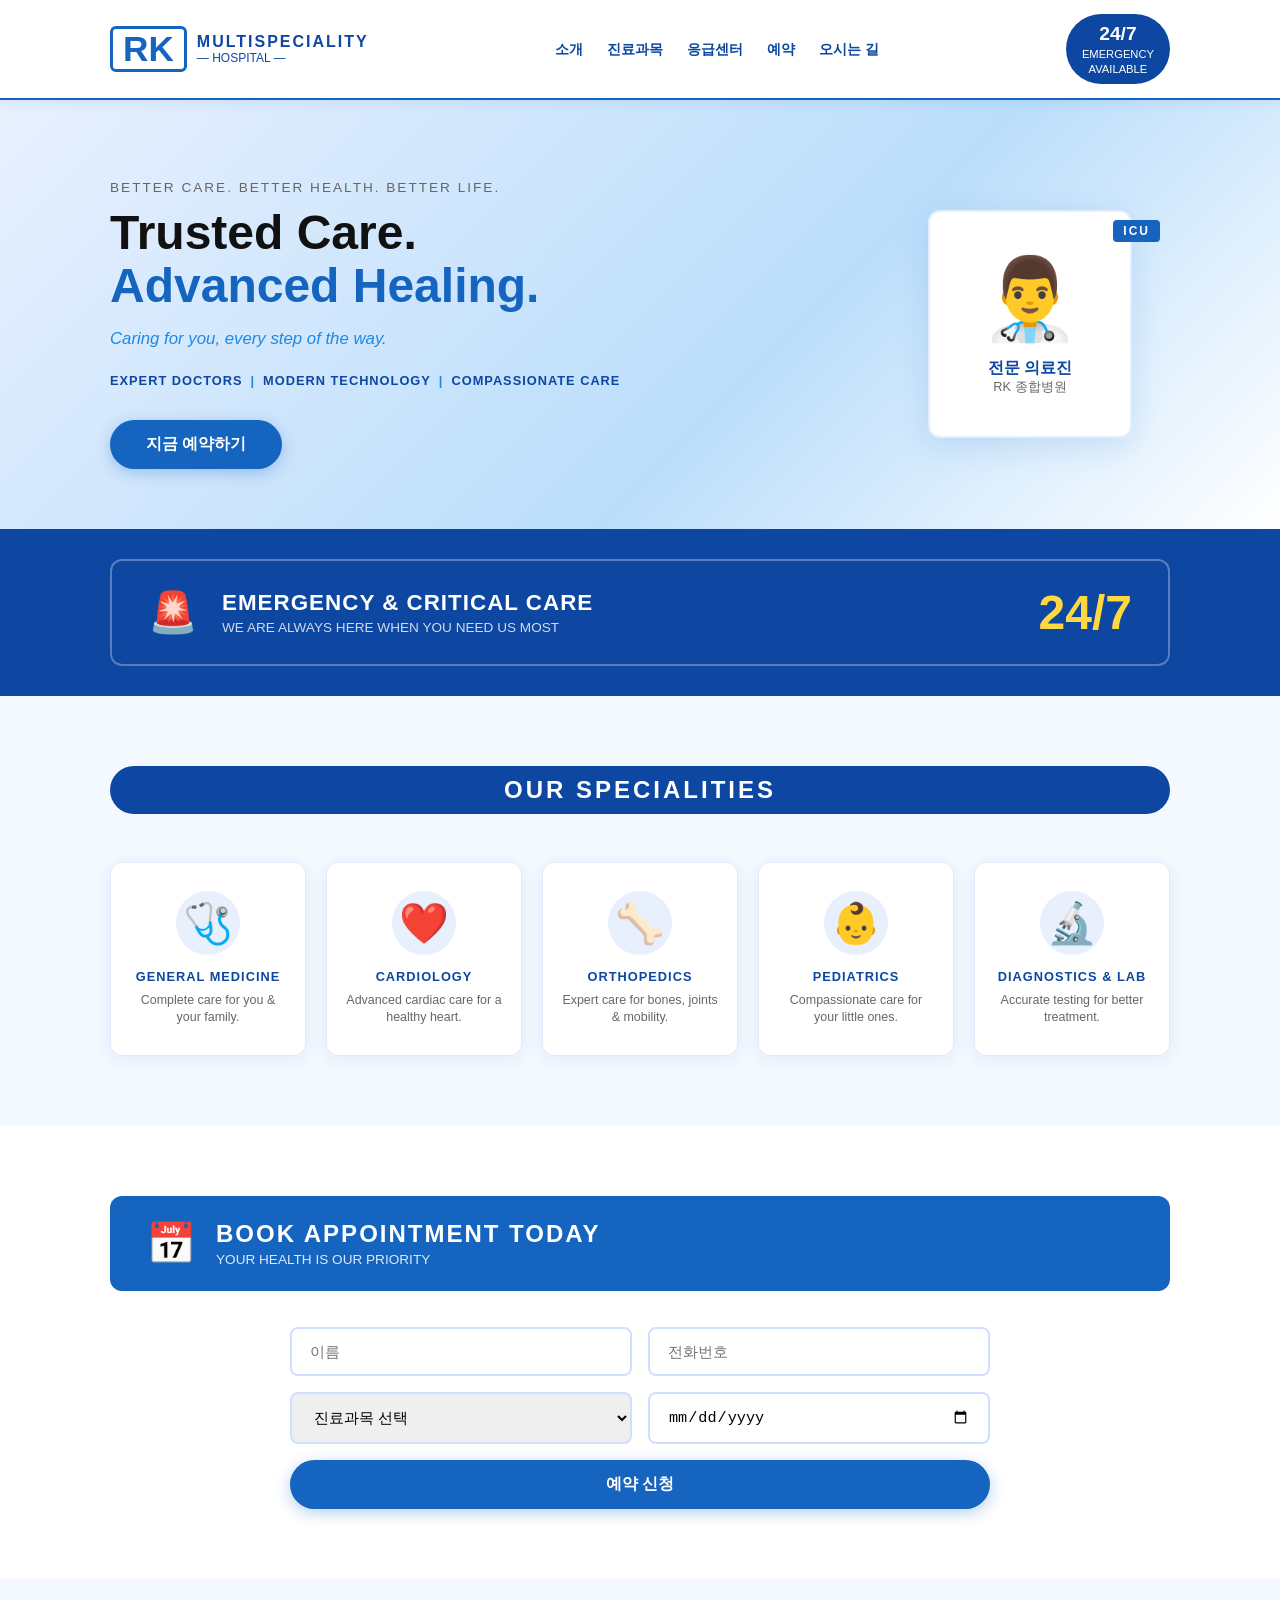
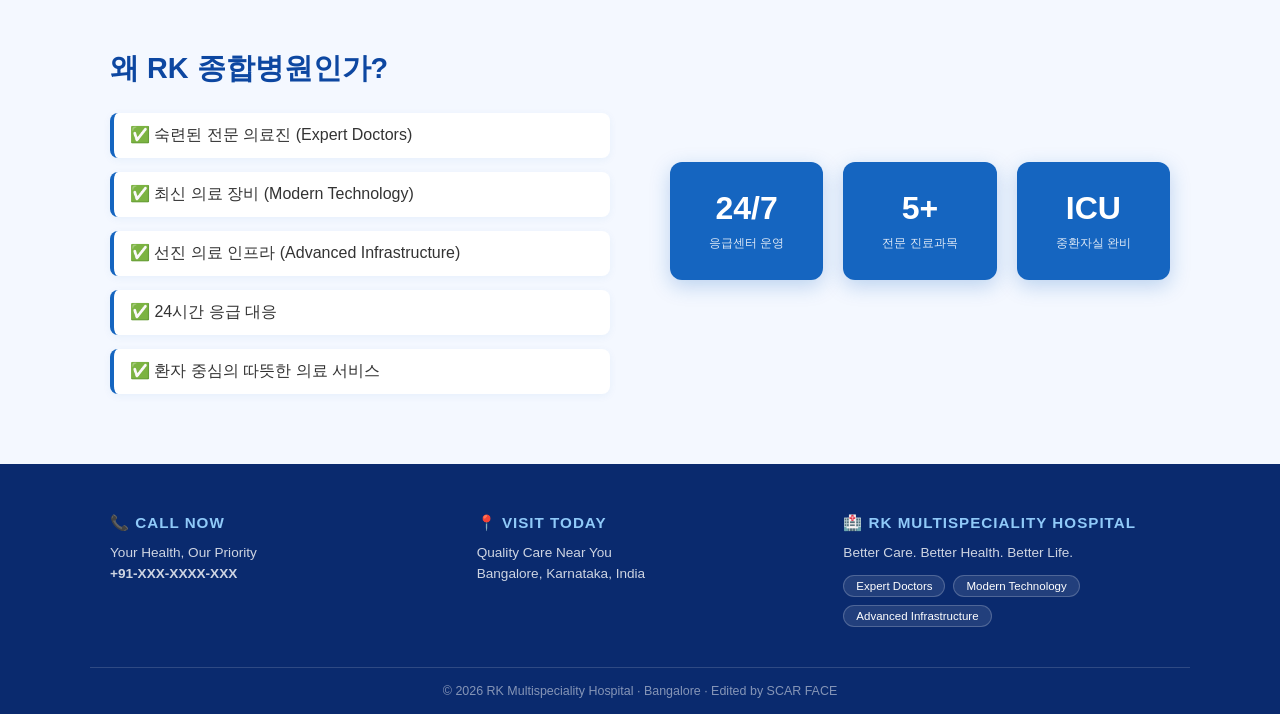
<file: index.html>
<!DOCTYPE html>
<html lang="ko">
<head>
  <meta charset="UTF-8" />
  <meta name="viewport" content="width=device-width, initial-scale=1.0" />
  <title>RK 종합병원 - Trusted Care. Advanced Healing.</title>
  <link rel="stylesheet" href="style.css" />
</head>
<body>

  <!-- 헤더 -->
  <header class="header">
    <div class="container header-inner">
      <div class="logo">
        <span class="logo-rk">RK</span>
        <div class="logo-text">
          <strong>MULTISPECIALITY</strong>
          <span>— HOSPITAL —</span>
        </div>
      </div>
      <nav class="nav">
        <a href="#about">소개</a>
        <a href="#specialities">진료과목</a>
        <a href="#emergency">응급센터</a>
        <a href="#appointment">예약</a>
        <a href="#contact">오시는 길</a>
      </nav>
      <div class="emergency-badge">
        <span class="badge-time">24/7</span>
        <span class="badge-label">EMERGENCY<br>AVAILABLE</span>
      </div>
    </div>
  </header>

  <!-- 히어로 섹션 -->
  <section class="hero">
    <div class="container hero-inner">
      <div class="hero-text">
        <p class="hero-sub">Better Care. Better Health. Better Life.</p>
        <h1 class="hero-title">
          Trusted Care.<br />
          <span class="highlight">Advanced Healing.</span>
        </h1>
        <p class="hero-desc"><em>Caring for you, every step of the way.</em></p>
        <div class="hero-features">
          <span>EXPERT DOCTORS</span>
          <span class="divider">|</span>
          <span>MODERN TECHNOLOGY</span>
          <span class="divider">|</span>
          <span>COMPASSIONATE CARE</span>
        </div>
        <a href="#appointment" class="btn-primary">지금 예약하기</a>
      </div>
      <div class="hero-image">
        <div class="doctor-card">
          <div class="doctor-icon">👨‍⚕️</div>
          <p class="doctor-name">전문 의료진</p>
          <p class="doctor-sub">RK 종합병원</p>
        </div>
        <div class="icu-badge">ICU</div>
      </div>
    </div>
  </section>

  <!-- 응급센터 -->
  <section class="emergency" id="emergency">
    <div class="container">
      <div class="emergency-box">
        <div class="emergency-icon">🚨</div>
        <div>
          <h2>EMERGENCY &amp; CRITICAL CARE</h2>
          <p>WE ARE ALWAYS HERE WHEN YOU NEED US MOST</p>
        </div>
        <div class="emergency-time">24/7</div>
      </div>
    </div>
  </section>

  <!-- 진료과목 -->
  <section class="specialities" id="specialities">
    <div class="container">
      <h2 class="section-title">OUR SPECIALITIES</h2>
      <div class="specialities-grid">
        <div class="spec-card">
          <div class="spec-icon">🩺</div>
          <h3>GENERAL MEDICINE</h3>
          <p>Complete care for you &amp; your family.</p>
        </div>
        <div class="spec-card">
          <div class="spec-icon">❤️</div>
          <h3>CARDIOLOGY</h3>
          <p>Advanced cardiac care for a healthy heart.</p>
        </div>
        <div class="spec-card">
          <div class="spec-icon">🦴</div>
          <h3>ORTHOPEDICS</h3>
          <p>Expert care for bones, joints &amp; mobility.</p>
        </div>
        <div class="spec-card">
          <div class="spec-icon">👶</div>
          <h3>PEDIATRICS</h3>
          <p>Compassionate care for your little ones.</p>
        </div>
        <div class="spec-card">
          <div class="spec-icon">🔬</div>
          <h3>DIAGNOSTICS &amp; LAB</h3>
          <p>Accurate testing for better treatment.</p>
        </div>
      </div>
    </div>
  </section>

  <!-- 예약 섹션 -->
  <section class="appointment" id="appointment">
    <div class="container">
      <div class="appointment-box">
        <div class="appt-icon">📅</div>
        <div>
          <h2>BOOK APPOINTMENT TODAY</h2>
          <p>YOUR HEALTH IS OUR PRIORITY</p>
        </div>
      </div>
      <form class="appt-form">
        <input type="text" placeholder="이름" required />
        <input type="tel" placeholder="전화번호" required />
        <select>
          <option value="">진료과목 선택</option>
          <option>일반 내과</option>
          <option>심장내과</option>
          <option>정형외과</option>
          <option>소아과</option>
          <option>진단검사의학과</option>
        </select>
        <input type="date" />
        <button type="submit" class="btn-primary">예약 신청</button>
      </form>
    </div>
  </section>

  <!-- 병원 소개 -->
  <section class="about" id="about">
    <div class="container about-grid">
      <div class="about-text">
        <h2>왜 RK 종합병원인가?</h2>
        <ul>
          <li>✅ 숙련된 전문 의료진 (Expert Doctors)</li>
          <li>✅ 최신 의료 장비 (Modern Technology)</li>
          <li>✅ 선진 의료 인프라 (Advanced Infrastructure)</li>
          <li>✅ 24시간 응급 대응</li>
          <li>✅ 환자 중심의 따뜻한 의료 서비스</li>
        </ul>
      </div>
      <div class="about-stats">
        <div class="stat">
          <span class="stat-num">24/7</span>
          <span class="stat-label">응급센터 운영</span>
        </div>
        <div class="stat">
          <span class="stat-num">5+</span>
          <span class="stat-label">전문 진료과목</span>
        </div>
        <div class="stat">
          <span class="stat-num">ICU</span>
          <span class="stat-label">중환자실 완비</span>
        </div>
      </div>
    </div>
  </section>

  <!-- 푸터 -->
  <footer class="footer" id="contact">
    <div class="container footer-inner">
      <div class="footer-col">
        <h4>📞 CALL NOW</h4>
        <p>Your Health, Our Priority</p>
        <p><strong>+91-XXX-XXXX-XXX</strong></p>
      </div>
      <div class="footer-col">
        <h4>📍 VISIT TODAY</h4>
        <p>Quality Care Near You</p>
        <p>Bangalore, Karnataka, India</p>
      </div>
      <div class="footer-col">
        <h4>🏥 RK MULTISPECIALITY HOSPITAL</h4>
        <p>Better Care. Better Health. Better Life.</p>
        <div class="footer-tags">
          <span>Expert Doctors</span>
          <span>Modern Technology</span>
          <span>Advanced Infrastructure</span>
        </div>
      </div>
    </div>
    <div class="footer-bottom">
      <p>&copy; 2026 RK Multispeciality Hospital · Bangalore · Edited by SCAR FACE</p>
    </div>
  </footer>

</body>
</html>
</file>
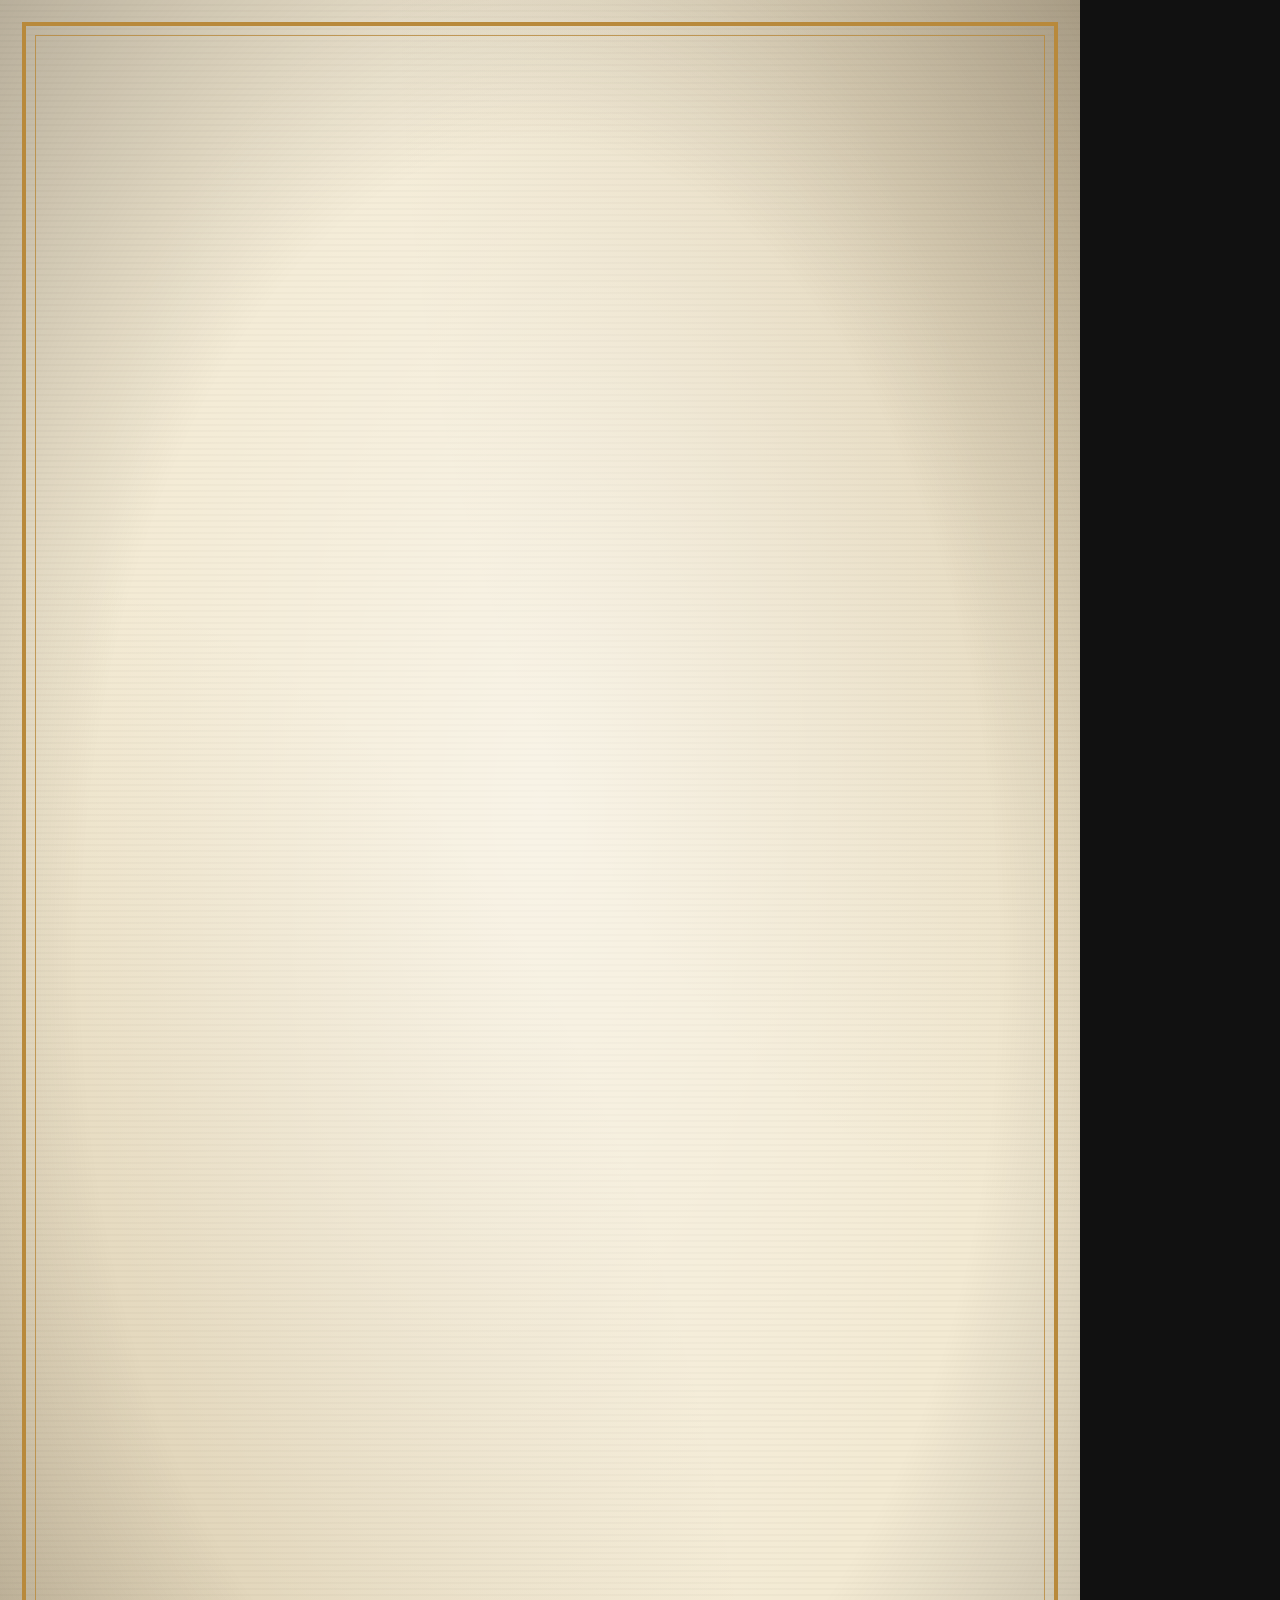
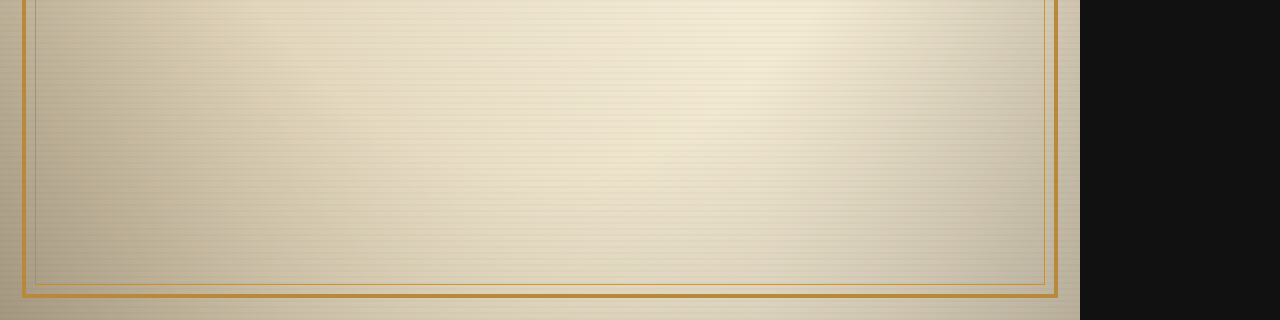
<file: promo/index.html>
<!DOCTYPE html>
<html lang="ko">
<head>
<meta charset="UTF-8">
<title>소피아의 거실 홍보영상</title>
<link href="https://fonts.googleapis.com/css2?family=Noto+Serif+KR:wght@400;700;900&family=Noto+Sans+KR:wght@500;700;900&family=Playfair+Display:ital,wght@0,700;0,900;1,700;1,900&family=Special+Elite&display=swap" rel="stylesheet">
<script type="importmap">{"imports":{"three":"./vendor/three.module.js","three/addons/":"./vendor/addons/"}}</script>
<style>
:root{--paper:#F3EAD3;--paper2:#E9DCBC;--ink:#1E2A24;--green:#1F3B2D;--burgundy:#7A1F24;--gold:#B8893B;--muted:#5E5546;--cream:#FFF8E6}
*{margin:0;padding:0;box-sizing:border-box}
html,body{width:1080px;height:1920px;overflow:hidden;background:#111}
#stage{position:relative;width:1080px;height:1920px;overflow:hidden;background:#13201A;font-family:'Noto Serif KR',serif;color:var(--ink)}
#shake{position:absolute;inset:0;perspective:2400px;transform-style:preserve-3d}
.scene{position:absolute;inset:0;overflow:hidden;perspective:1800px;backface-visibility:hidden;display:none;
  background:
    radial-gradient(ellipse at 50% 42%,rgba(255,255,255,.45),transparent 62%),
    radial-gradient(ellipse at 0% 100%,rgba(120,90,40,.22),transparent 50%),
    radial-gradient(ellipse at 100% 0%,rgba(120,90,40,.18),transparent 45%),
    repeating-linear-gradient(0deg,rgba(94,85,70,.035) 0 2px,transparent 2px 6px),
    var(--paper)}
.scene.green{background:radial-gradient(ellipse at 50% 40%,#2c5443,#1F3B2D 58%,#132820)}
#gl{position:absolute;inset:0;width:1080px;height:1920px;z-index:50;pointer-events:none}
#frame{position:absolute;inset:22px;border:4px solid var(--gold);z-index:60;pointer-events:none}
#frame::after{content:"";position:absolute;inset:9px;border:1.5px solid rgba(184,137,59,.8)}
#vig{position:absolute;inset:0;z-index:55;pointer-events:none;background:radial-gradient(ellipse at 50% 50%,transparent 60%,rgba(30,20,10,.28))}

.a{position:absolute;left:0;top:0;white-space:nowrap;opacity:0;transform-style:preserve-3d}
.type{font-family:'Special Elite',monospace;font-size:42px;letter-spacing:5px;color:var(--muted)}
.type .g{color:transparent}
.mast{font-family:'Playfair Display',serif;font-weight:900;font-size:150px;color:var(--green);line-height:1;letter-spacing:0;perspective:900px}
.mast span{display:inline-block;transform-origin:50% 100%}
.mast.red{color:var(--burgundy);font-size:176px;font-style:italic}
.rule{width:880px;height:16px;border-top:6px solid var(--ink);border-bottom:2px solid var(--ink)}
.sub{font-size:62px;font-weight:900;letter-spacing:20px;color:var(--burgundy);padding-left:20px}
.small{font-family:'Noto Sans KR',sans-serif;font-size:40px;font-weight:700;color:var(--muted);letter-spacing:2px}
.h-big{font-size:112px;font-weight:900;letter-spacing:-3px;line-height:1.1;color:var(--ink)}
.h-mid{font-size:74px;font-weight:900;letter-spacing:-2px;color:var(--ink)}
.red{color:var(--burgundy)!important}
.cream{color:var(--paper)!important}
.goldc{color:var(--gold)!important}
.stamp{font-family:'Special Elite',monospace;font-size:150px;color:var(--burgundy);border:11px solid var(--burgundy);padding:0 44px;letter-spacing:14px;background:rgba(243,234,211,.25);line-height:1.25}
.stamp.sm{font-size:84px;border-width:7px;padding:0 26px;letter-spacing:8px}

/* door */
.doorwrap{width:500px;height:720px;perspective:1500px}
.doorway{position:absolute;inset:0;overflow:hidden;
  background:radial-gradient(circle at 50% 42%,#FFF6D0 0%,#FFD983 32%,#E8A64A 68%,#9A5B22 100%);
  box-shadow:0 0 0 24px #3A2A1E,0 0 0 32px var(--gold),0 40px 70px rgba(0,0,0,.35)}
.doorway svg{position:absolute;inset:0;width:100%;height:100%}
.door{position:absolute;inset:0;transform-origin:0% 50%;border:4px solid #0f1f17;
  background:linear-gradient(90deg,#173024,#27503F 50%,#173024)}
.pn{position:absolute;left:62px;right:62px;border:7px solid var(--gold);border-radius:12px;box-shadow:inset 0 0 0 12px rgba(0,0,0,.18)}
.p1{top:64px;height:270px}.p2{top:390px;height:270px}
.plate{position:absolute;left:50%;top:166px;transform:translateX(-50%);background:linear-gradient(#E6C068,#B8893B);color:var(--ink);
  font-family:'Playfair Display',serif;font-weight:900;font-size:58px;padding:2px 26px;border-radius:10px;border:3px solid #6b4a17}
.knob{position:absolute;right:34px;top:352px;width:50px;height:50px;border-radius:50%;background:radial-gradient(circle at 35% 35%,#fff0b8,#B8893B 60%,#5d3f12)}
.rays{width:1700px;height:1700px;border-radius:50%;
  background:repeating-conic-gradient(from 0deg,rgba(255,200,95,.6) 0deg 7deg,rgba(255,200,95,0) 7deg 20deg);
  -webkit-mask:radial-gradient(circle,#000 18%,transparent 66%);mask:radial-gradient(circle,#000 18%,transparent 66%)}

/* clock */
.clock{width:780px;height:280px;border:6px solid var(--gold);border-radius:30px;display:flex;align-items:center;justify-content:center;gap:26px;
  background:linear-gradient(#183428 0 50%,#10271c 50% 100%);box-shadow:0 20px 0 rgba(0,0,0,.28);transform-origin:50% 0%}
.clock::after{content:"";position:absolute;left:0;right:0;top:50%;height:5px;background:rgba(0,0,0,.5)}
.clock .num{font-family:'Playfair Display',serif;font-weight:900;font-size:210px;color:var(--paper);line-height:1}
.clock .ap{font-family:'Playfair Display',serif;font-weight:900;font-size:76px;color:var(--gold);margin-top:90px}
.day{width:156px;height:156px;border-radius:50%;background:radial-gradient(circle at 35% 30%,#F0CF85,#B8893B 70%);color:var(--green);
  font-size:74px;font-weight:900;display:flex;align-items:center;justify-content:center;border:7px solid var(--paper);box-shadow:0 12px 0 rgba(0,0,0,.28)}

/* cube */
.ital{font-family:'Playfair Display',serif;font-style:italic;font-weight:900;font-size:92px;color:var(--burgundy)}
.cubewrap{width:780px;height:900px}
.cube{position:absolute;inset:0;transform-style:preserve-3d}
.face{position:absolute;left:0;top:0;width:780px;height:900px;background:var(--paper2);border:6px solid var(--ink);backface-visibility:hidden;
  box-shadow:inset 0 0 0 16px var(--paper2),inset 0 0 0 19px var(--gold);display:flex;flex-direction:column;align-items:center}
.face .no{font-family:'Special Elite',monospace;font-size:50px;color:var(--burgundy);margin-top:58px;letter-spacing:8px}
.face .spot{width:330px;height:330px;border-radius:50%;margin-top:26px;border:4px dashed rgba(184,137,59,.8);
  background:radial-gradient(circle,#FFF8E2 0%,rgba(255,248,226,.6) 45%,rgba(255,248,226,0) 72%)}
.face h3{font-size:84px;font-weight:900;line-height:1.18;text-align:center;letter-spacing:-2px;margin-top:28px;color:var(--ink)}
.face p{font-family:'Noto Sans KR',sans-serif;font-size:38px;color:var(--muted);margin-top:16px;font-weight:700}
.topf{position:absolute;left:0;top:60px;width:780px;height:780px;background:var(--green);border:6px solid var(--ink);
  display:flex;align-items:center;justify-content:center;font-family:'Playfair Display',serif;font-weight:900;font-size:160px;color:var(--gold)}
.dots{display:flex;gap:18px;align-items:center}
.dots i{display:block;width:24px;height:24px;border-radius:12px;background:rgba(30,42,36,.22)}
.dots i.on{width:78px;background:var(--burgundy)}

/* tea */
.tag{font-family:'Special Elite',monospace;font-size:92px;color:var(--paper);background:var(--burgundy);padding:10px 46px;letter-spacing:10px;box-shadow:10px 10px 0 var(--green)}
.ulwrap{position:relative;display:inline-block}
.ul{position:absolute;left:-10px;right:-10px;bottom:6px;height:26px;background:rgba(184,137,59,.45);z-index:-1;transform-origin:0 50%}

/* outro */
.rays2{width:2000px;height:2000px;border-radius:50%;
  background:repeating-conic-gradient(from 0deg,rgba(184,137,59,.28) 0deg 6deg,rgba(184,137,59,0) 6deg 18deg);
  -webkit-mask:radial-gradient(circle,#000 10%,transparent 62%);mask:radial-gradient(circle,#000 10%,transparent 62%)}
.mastsm{font-family:'Playfair Display',serif;font-weight:900;font-size:78px;color:var(--green)}
.chip{background:var(--green);color:var(--paper);font-size:58px;font-weight:900;padding:16px 50px;border-radius:70px;border:5px solid var(--gold)}
.chip b{font-family:'Playfair Display',serif;color:#F0CF85}
.sig{font-family:'Playfair Display',serif;font-style:italic;font-weight:900;font-size:90px;color:var(--ink)}
#prefetch{position:absolute;left:-9999px;top:0;opacity:0}
</style>
</head>
<body>
<div id="stage">
 <div id="shake">

  <!-- S1 INTRO -->
  <div class="scene" id="s1">
    <div class="a type" id="s1type" style="left:540px;top:250px"></div>
    <div class="a mast" id="s1m1" style="left:540px;top:690px">The Munger</div>
    <div class="a mast red" id="s1m2" style="left:540px;top:885px">Sherlock</div>
    <div class="a rule" id="s1rule" style="left:540px;top:1030px"></div>
    <div class="a sub" id="s1sub" style="left:540px;top:1115px">소피아의 거실 수사본부</div>
    <div class="a small" id="s1tag" style="left:540px;top:1210px">— 경제스터디 특별 공고 —</div>
  </div>

  <!-- S2 DOOR -->
  <div class="scene" id="s2">
    <div class="a type" id="s2type" style="left:540px;top:170px"></div>
    <div class="a h-big" id="s2h1" style="left:540px;top:300px">평일 저녁,</div>
    <div class="a rays" id="s2rays" style="left:540px;top:1000px"></div>
    <div class="a doorwrap" id="s2door" style="left:540px;top:1000px">
      <div class="doorway">
        <svg viewBox="0 0 500 720">
          <rect x="0" y="600" width="500" height="120" fill="rgba(120,60,20,.35)"/>
          <g fill="rgba(90,28,24,.88)">
            <rect x="96" y="160" width="10" height="440"/>
            <path d="M60 160h86l-20-70h-46z"/>
            <rect x="70" y="590" width="62" height="12" rx="6"/>
            <path d="M210 470c0-60 30-80 60-80h80c30 0 60 20 60 80v40h-200z"/>
            <rect x="180" y="470" width="260" height="90" rx="30"/>
            <rect x="196" y="560" width="16" height="40"/><rect x="408" y="560" width="16" height="40"/>
          </g>
          <circle cx="103" cy="122" r="40" fill="rgba(255,250,220,.75)"/>
          <text x="310" y="300" text-anchor="middle" font-family="Playfair Display" font-style="italic" font-weight="900" font-size="64" fill="rgba(122,31,36,.9)">Welcome!</text>
        </svg>
      </div>
      <div class="door" id="s2panel"><div class="pn p1"></div><div class="pn p2"></div><div class="plate">221B</div><div class="knob"></div></div>
    </div>
    <div class="a h-big red" id="s2h2" style="left:540px;top:1510px">소피아의 거실을</div>
    <div class="a h-big" id="s2h3" style="left:540px;top:1660px">열어둡니다!</div>
    <div class="a stamp" id="s2stamp" style="left:540px;top:1000px">OPEN</div>
  </div>

  <!-- S3 HOURS -->
  <div class="scene green" id="s3">
    <div class="a type goldc" id="s3type" style="left:540px;top:300px"></div>
    <div class="a h-mid cream" id="s3lbl" style="left:540px;top:440px">평일 오후</div>
    <div class="a clock" id="s3c1" style="left:540px;top:680px"><span class="num">7:00</span><span class="ap">PM</span></div>
    <div class="a" id="s3arr" style="left:540px;top:900px"><svg width="90" height="70" viewBox="0 0 90 70"><path d="M8 10l37 40 37-40" fill="none" stroke="#B8893B" stroke-width="14" stroke-linecap="round" stroke-linejoin="round"/></svg></div>
    <div class="a clock" id="s3c2" style="left:540px;top:1080px"><span class="num" id="s3n2">8:00</span><span class="ap">PM</span></div>
    <div class="a day" id="d0" style="left:190px;top:1420px">월</div>
    <div class="a day" id="d1" style="left:365px;top:1420px">화</div>
    <div class="a day" id="d2" style="left:540px;top:1420px">수</div>
    <div class="a day" id="d3" style="left:715px;top:1420px">목</div>
    <div class="a day" id="d4" style="left:890px;top:1420px">금</div>
    <div class="a small cream" id="s3foot" style="left:540px;top:1610px">월요일부터 금요일까지, 매일 저녁</div>
  </div>

  <!-- S4 CASES -->
  <div class="scene" id="s4">
    <div class="a ital" id="s4h" style="left:540px;top:235px">Today's Investigations</div>
    <div class="a h-mid" id="s4h2" style="left:540px;top:345px">거실에서 하는 일</div>
    <div class="a cubewrap" id="s4wrap" style="left:540px;top:1000px">
      <div class="cube" id="s4cube">
        <div class="face" style="transform:rotateY(0deg) translateZ(390px)"><div class="no">CASE 01</div><div class="spot"></div><h3>차 한 잔의<br>여유</h3><p>따뜻한 차와 함께 쉬어가기</p></div>
        <div class="face" style="transform:rotateY(90deg) translateZ(390px)"><div class="no">CASE 02</div><div class="spot"></div><h3>AI 배우고<br>실험하기</h3><p>직접 써보고 만들어보기</p></div>
        <div class="face" style="transform:rotateY(180deg) translateZ(390px)"><div class="no">CASE 03</div><div class="spot"></div><h3>함께하는<br>독서</h3><p>멍거처럼 읽고 생각 나누기</p></div>
        <div class="face" style="transform:rotateY(270deg) translateZ(390px)"><div class="no">CASE 04</div><div class="spot"></div><h3>신문으로<br>경제 공부</h3><p>세상 돌아가는 이야기 추리하기</p></div>
        <div class="topf" style="transform:rotateX(90deg) translateZ(450px)">221B</div>
      </div>
    </div>
    <div class="a dots" id="s4dots" style="left:540px;top:1555px"><i></i><i></i><i></i><i></i></div>
    <div class="a small" id="s4foot" style="left:540px;top:1660px">단서를 모으면, 세상이 보여요</div>
  </div>

  <!-- S5 TEA -->
  <div class="scene" id="s5">
    <div class="a tag" id="s5tag" style="left:540px;top:290px">TEA RULE</div>
    <div class="a small" id="s5kit" style="left:540px;top:440px">— SOPHIA'S KITCHEN —</div>
    <div class="a h-mid" id="s5l1" style="left:540px;top:1250px">마시고 싶은 나만의 차는</div>
    <div class="a h-big red" id="s5l2" style="left:540px;top:1395px;font-size:94px"><span class="ulwrap"><span class="ul" id="s5ul"></span>소피아의 주방에 보관!</span></div>
    <div class="a h-mid" id="s5l3" style="left:540px;top:1550px">오실 때마다 꺼내 드세요</div>
  </div>

  <!-- S6 OUTRO -->
  <div class="scene" id="s6">
    <div class="a rays2" id="s6rays" style="left:540px;top:1150px"></div>
    <div class="a mastsm" id="s6mast" style="left:540px;top:215px">The Munger · Sherlock</div>
    <div class="a h-big" id="s6l1" style="left:540px;top:420px">언제든지,</div>
    <div class="a h-big red" id="s6l2" style="left:540px;top:555px">편하게 들러주세요!</div>
    <div class="a chip" id="s6chip" style="left:540px;top:735px">평일 PM <b>7:00 – 10:00</b></div>
    <div class="a type" id="s6host" style="left:540px;top:1490px">HOSTED BY</div>
    <div class="a sig" id="s6sig" style="left:540px;top:1600px">Sophia's Living Room</div>
    <div class="a stamp sm" id="s6stamp" style="left:870px;top:1395px">OPEN</div>
  </div>

  <canvas id="gl" width="1080" height="1920"></canvas>
 </div>
 <div id="vig"></div>
 <div id="frame"></div>
 <div id="prefetch">CASE FILE No. 221B EVERY WEEKDAY EVENING OPEN HOURS 0123456789 THE DAILY ECONOMY 세상 돌아가는 이야기 MY TEA Earl Grey Green Tea Rooibos</div>
</div>

<script type="module">
import * as THREE from 'three';
import { RoomEnvironment } from 'three/addons/environments/RoomEnvironment.js';
import { RoundedBoxGeometry } from 'three/addons/geometries/RoundedBoxGeometry.js';

/* ---------- easing ---------- */
const clamp=(x,a=0,b=1)=>Math.min(b,Math.max(a,x));
const seg=(t,a,b)=>clamp((t-a)/(b-a));
const lerp=(a,b,x)=>a+(b-a)*x;
const eOutBack=(x,s=1.9)=>{const c=s+1;return 1+c*Math.pow(x-1,3)+s*Math.pow(x-1,2);};
const eOutCubic=x=>1-Math.pow(1-x,3);
const eInCubic=x=>x*x*x;
const eInOut=x=>x<.5?4*x*x*x:1-Math.pow(-2*x+2,3)/2;
const eOutBounce=x=>{const n=7.5625,d=2.75;if(x<1/d)return n*x*x;if(x<2/d)return n*(x-=1.5/d)*x+.75;if(x<2.5/d)return n*(x-=2.25/d)*x+.9375;return n*(x-=2.625/d)*x+.984375;};
const $=id=>document.getElementById(id);

function T(el,o={}){
  const {x=0,y=0,z=0,rx=0,ry=0,rz=0,s=1,op=1}=o;
  const sx=o.sx??s, sy=o.sy??s;
  el.style.transform=`translate(-50%,-50%) translate3d(${x}px,${y}px,${z}px) rotateX(${rx}deg) rotateY(${ry}deg) rotateZ(${rz}deg) scale(${Math.max(sx,0.0001)},${Math.max(sy,0.0001)})`;
  el.style.opacity=op;
}
function pop(el,t,t0,d=0.5,ex={}){
  const p=seg(t,t0,t0+d); const e=eOutBack(p);
  T(el,{s:e,op:clamp(p*3),y:(ex.y||0)+lerp(ex.dy??40,0,eOutCubic(p)),rz:lerp(ex.rz??0,0,eOutCubic(p)),rx:lerp(ex.rx??0,0,eOutCubic(p))});
}
function typeIn(el,txt,t,t0,cps=26){
  const n=Math.floor(clamp((t-t0)*cps/txt.length)*txt.length);
  el.innerHTML=txt.slice(0,n)+'<span class="g">'+txt.slice(n)+'</span>';
  el.style.opacity=t>=t0?1:0; el.style.transform='translate(-50%,-50%)';
}
function sceneSet(el,show,o={}){
  el.style.display=show?'block':'none'; if(!show)return;
  el.style.transformOrigin=o.origin||'50% 50%';
  el.style.transform=`translate3d(${o.x||0}px,${o.y||0}px,${o.z||0}px) rotateX(${o.rx||0}deg) rotateY(${o.ry||0}deg) rotateZ(${o.rz||0}deg) scale(${o.s??1})`;
  el.style.opacity=o.op??1; el.style.zIndex=o.zi||1;
}

/* split masthead letters */
for(const id of ['s1m1','s1m2']){const el=$(id);el.innerHTML=[...el.textContent].map(c=>`<span>${c===' '?'&nbsp;':c}</span>`).join('');}

/* ---------- THREE ---------- */
const W=1080,H=1920;
const renderer=new THREE.WebGLRenderer({canvas:$('gl'),antialias:true,alpha:true,preserveDrawingBuffer:true});
renderer.setPixelRatio(1);renderer.setSize(W,H,false);
renderer.outputColorSpace=THREE.SRGBColorSpace;renderer.toneMapping=THREE.ACESFilmicToneMapping;renderer.toneMappingExposure=1.1;
const scene=new THREE.Scene();
const pmrem=new THREE.PMREMGenerator(renderer);
scene.environment=pmrem.fromScene(new RoomEnvironment(renderer),0.04).texture;
const camera=new THREE.PerspectiveCamera(35,W/H,0.1,100);camera.position.set(0,0,20);
scene.add(new THREE.HemisphereLight(0xfff4e0,0x3a3020,0.9));
const key=new THREE.DirectionalLight(0xffffff,1.8);key.position.set(4,6,10);scene.add(key);
const rim=new THREE.DirectionalLight(0xffd890,1.0);rim.position.set(-6,-3,5);scene.add(rim);
const PX=2*20*Math.tan(THREE.MathUtils.degToRad(17.5))/H;
function place(o,px,py,z=0){const k=(20-z)/20;o.position.set((px-W/2)*PX*k,-(py-H/2)*PX*k,z);}

const std=(c,m=0.1,r=0.4,extra={})=>new THREE.MeshStandardMaterial({color:c,metalness:m,roughness:r,...extra});
const M={gold:std(0xD9A940,0.9,0.25),green:std(0x1F3B2D,0.2,0.4),burg:std(0x8E2329,0.1,0.28),cream:std(0xFFF2D8,0,0.6),
  ink:std(0x1E2A24,0.2,0.35),wood:std(0x8B5A2B,0.05,0.55),brass:std(0xB8893B,0.8,0.3),
  glass:new THREE.MeshStandardMaterial({color:0xffffff,transparent:true,opacity:0.22,roughness:0.05,metalness:0,depthWrite:false})};

function canvasTex(w,h,draw){const c=document.createElement('canvas');c.width=w;c.height=h;draw(c.getContext('2d'));const t=new THREE.CanvasTexture(c);t.colorSpace=THREE.SRGBColorSpace;t.anisotropy=4;return t;}

function makeMagnifier(){
  const g=new THREE.Group();
  g.add(new THREE.Mesh(new THREE.TorusGeometry(1,0.15,24,72),M.green));
  const r2=new THREE.Mesh(new THREE.TorusGeometry(0.87,0.045,12,72),M.gold);g.add(r2);
  g.add(new THREE.Mesh(new THREE.CircleGeometry(0.87,64),M.glass));
  const gl=new THREE.Mesh(new THREE.RingGeometry(0.52,0.64,40,1,Math.PI*0.55,Math.PI*0.4),new THREE.MeshBasicMaterial({color:0xffffff,transparent:true,opacity:0.85}));gl.position.z=0.03;g.add(gl);
  const h=new THREE.Group();
  const neck=new THREE.Mesh(new THREE.CylinderGeometry(0.14,0.14,0.42,20),M.gold);neck.position.y=-1.3;
  const handle=new THREE.Mesh(new THREE.CylinderGeometry(0.17,0.21,1.55,24),M.ink);handle.position.y=-2.25;
  const cap=new THREE.Mesh(new THREE.SphereGeometry(0.21,20,14),M.gold);cap.position.y=-3.03;
  h.add(neck,handle,cap);h.rotation.z=Math.PI/4;g.add(h);
  return g;
}
function makeTeacup(){
  const wrap=new THREE.Group(),g=new THREE.Group();
  const pts=[[0,0],[0.42,0],[0.47,0.05],[0.6,0.3],[0.71,0.62],[0.77,0.9],[0.8,0.97],[0.74,0.97],[0.7,0.9],[0.64,0.62],[0.53,0.32],[0.41,0.12],[0,0.12]].map(p=>new THREE.Vector2(p[0],p[1]));
  g.add(new THREE.Mesh(new THREE.LatheGeometry(pts,56),M.burg));
  const tea=new THREE.Mesh(new THREE.CircleGeometry(0.7,48),std(0x8a4b1c,0,0.12));tea.rotation.x=-Math.PI/2;tea.position.y=0.82;g.add(tea);
  const band=new THREE.Mesh(new THREE.TorusGeometry(0.745,0.028,8,56),M.gold);band.rotation.x=Math.PI/2;band.position.y=0.8;g.add(band);
  const hd=new THREE.Mesh(new THREE.TorusGeometry(0.25,0.07,12,28,Math.PI*1.3),M.burg);hd.position.set(0.8,0.52,0);hd.rotation.z=-Math.PI*0.65;g.add(hd);
  const sau=new THREE.Mesh(new THREE.CylinderGeometry(1.18,0.72,0.11,56),M.gold);sau.position.y=-0.04;g.add(sau);
  g.position.y=-0.45;wrap.add(g);return wrap;
}
function makeRobot(){
  const g=new THREE.Group();
  g.add(new THREE.Mesh(new RoundedBoxGeometry(1.85,1.4,1.2,6,0.3),M.green));
  const face=new THREE.Mesh(new RoundedBoxGeometry(1.48,0.98,0.12,4,0.22),M.cream);face.position.z=0.58;g.add(face);
  const eg=new THREE.SphereGeometry(0.17,24,16);
  const e1=new THREE.Mesh(eg,M.ink);e1.position.set(-0.36,0.12,0.67);const e2=e1.clone();e2.position.x=0.36;g.add(e1,e2);
  const mouth=new THREE.Mesh(new THREE.TorusGeometry(0.22,0.055,10,28,Math.PI),M.burg);mouth.rotation.z=Math.PI;mouth.position.set(0,-0.1,0.66);g.add(mouth);
  const ch1=new THREE.Mesh(new THREE.CircleGeometry(0.1,20),std(0xE8A0A0,0,0.6));ch1.position.set(-0.6,-0.12,0.65);const ch2=ch1.clone();ch2.position.x=0.6;g.add(ch1,ch2);
  const ant=new THREE.Mesh(new THREE.CylinderGeometry(0.05,0.05,0.5,12),M.ink);ant.position.y=0.95;g.add(ant);
  const bulb=new THREE.Mesh(new THREE.SphereGeometry(0.16,20,14),std(0xD23A3A,0.1,0.3,{emissive:0x7A1F24,emissiveIntensity:0.8}));bulb.position.y=1.25;g.add(bulb);
  const earg=new THREE.CylinderGeometry(0.24,0.24,0.22,28);const ear1=new THREE.Mesh(earg,M.gold);ear1.rotation.z=Math.PI/2;ear1.position.x=-1.02;const ear2=ear1.clone();ear2.position.x=1.02;g.add(ear1,ear2);
  g.userData={e1,e2,bulb};return g;
}
function makeBooks(){
  const g=new THREE.Group();const cols=[M.green,M.burg,std(0xC99A3E,0.3,0.4)];
  const dims=[[2.4,0.44,1.65],[2.1,0.38,1.5],[2.25,0.42,1.55]];const rots=[0.12,-0.22,0.1];let y=-0.62;
  dims.forEach((d,i)=>{const b=new THREE.Group();
    const top=new THREE.Mesh(new RoundedBoxGeometry(d[0],0.06,d[2],2,0.02),cols[i]);top.position.y=d[1]/2;
    const bot=top.clone();bot.position.y=-d[1]/2;
    const sp=new THREE.Mesh(new RoundedBoxGeometry(0.08,d[1]+0.06,d[2],2,0.03),cols[i]);sp.position.x=-d[0]/2;
    const pg=new THREE.Mesh(new THREE.BoxGeometry(d[0]-0.1,d[1]-0.05,d[2]-0.1),M.cream);pg.position.x=0.03;
    const bandG=new THREE.Mesh(new THREE.BoxGeometry(0.09,0.08,d[2]+0.005),M.gold);bandG.position.set(-d[0]/2,0,0);
    b.add(top,bot,sp,pg,bandG);b.position.y=y+d[1]/2;b.rotation.y=rots[i];y+=d[1]+0.06;g.add(b);});
  const rib=new THREE.Mesh(new THREE.BoxGeometry(0.12,0.7,0.02),std(0xC0392B,0,0.5));rib.position.set(0.5,-0.05,0.8);g.add(rib);
  return g;
}
let newsGroup, jars=[], shelfG, kitchen;
function makeNewspaper(){
  const tex=canvasTex(660,480,x=>{
    x.fillStyle='#FFF8E6';x.fillRect(0,0,660,480);
    x.fillStyle='#1E2A24';x.fillRect(26,24,608,70);
    x.fillStyle='#F3EAD3';x.font='900 44px "Playfair Display"';x.textAlign='center';x.fillText('THE DAILY ECONOMY',330,75);
    x.fillStyle='#1E2A24';x.textAlign='left';x.font='900 50px "Noto Serif KR"';x.fillText('세상 돌아가는 이야기',26,160);
    x.fillStyle='#E9DCBC';x.fillRect(26,186,290,180);
    x.strokeStyle='#7A1F24';x.lineWidth=12;x.lineJoin='round';x.lineCap='round';x.beginPath();x.moveTo(50,340);x.lineTo(120,285);x.lineTo(175,310);x.lineTo(290,205);x.stroke();
    x.fillStyle='#7A1F24';x.beginPath();x.moveTo(300,196);x.lineTo(262,204);x.lineTo(292,232);x.fill();
    x.fillStyle='#5E5546';for(let i=0;i<8;i++)x.fillRect(338,192+i*22,i%3==2?210:296,10);for(let i=0;i<4;i++)x.fillRect(26,392+i*20,i==3?380:608,10);
  });
  const mats=[M.cream,M.cream,M.cream,M.cream,new THREE.MeshStandardMaterial({map:tex,roughness:0.75}),M.cream];
  const g=new THREE.Group();g.add(new THREE.Mesh(new THREE.BoxGeometry(2.75,2.0,0.04),mats));return g;
}
function labelTex(name){return canvasTex(512,200,x=>{
  x.fillStyle='#FFF4DC';x.fillRect(0,0,512,200);x.strokeStyle='#1F3B2D';x.lineWidth=8;x.strokeRect(14,14,484,172);
  x.fillStyle='#7A1F24';x.font='700 30px "Special Elite"';x.textAlign='center';x.fillText('MY TEA',256,62);
  x.fillStyle='#1E2A24';x.font='italic 900 62px "Playfair Display"';x.fillText(name,256,138);
  x.fillStyle='#B8893B';x.fillRect(150,156,212,6);});}
function makeJar(lid,fill,name){
  const g=new THREE.Group();
  const f=new THREE.Mesh(new THREE.CylinderGeometry(0.49,0.49,0.95,36),std(fill,0,0.85));f.position.y=0.5;
  const gl=new THREE.Mesh(new THREE.CylinderGeometry(0.56,0.56,1.32,40),M.glass);gl.position.y=0.66;
  const ld=new THREE.Mesh(new THREE.CylinderGeometry(0.61,0.61,0.26,40),lid);ld.position.y=1.44;
  const kn=new THREE.Mesh(new THREE.SphereGeometry(0.15,16,12),M.gold);kn.position.y=1.62;
  const lb=new THREE.Mesh(new THREE.CylinderGeometry(0.575,0.575,0.58,40,1,true,-Math.PI*0.42,Math.PI*0.84),new THREE.MeshStandardMaterial({map:labelTex(name),roughness:0.7}));lb.position.y=0.64;
  g.add(f,lb,gl,ld,kn);return g;
}

let mag,cup,robot,books,coins;const parts=[];
function rng(seed){return()=>{seed|=0;seed=seed+0x6D2B79F5|0;let t=Math.imul(seed^seed>>>15,1|seed);t=t+Math.imul(t^t>>>7,61|t)^t;return((t^t>>>14)>>>0)/4294967296;};}
function build(){
  mag=makeMagnifier();cup=makeTeacup();robot=makeRobot();books=makeBooks();newsGroup=makeNewspaper();
  kitchen=new THREE.Group();shelfG=new THREE.Group();
  const shelf=new THREE.Mesh(new RoundedBoxGeometry(6.2,0.26,1.4,3,0.06),M.wood);shelf.position.y=-0.13;shelfG.add(shelf);
  for(const sx of[-2.3,2.3]){const br=new THREE.Mesh(new THREE.BoxGeometry(0.18,0.7,0.9),M.brass);br.position.set(sx,-0.6,-0.2);shelfG.add(br);}
  kitchen.add(shelfG);
  [[M.burg,0x9C5A2A,'Earl Grey'],[M.green,0x6E8B3D,'Green Tea'],[std(0xC99A3E,0.6,0.3),0xA8432C,'Rooibos']].forEach(([l,f,n])=>{const j=makeJar(l,f,n);jars.push(j);kitchen.add(j);});
  for(const o of[mag,cup,robot,books,newsGroup,kitchen])scene.add(o);
  // coins
  const cg=new THREE.CylinderGeometry(0.42,0.42,0.09,40);cg.rotateX(Math.PI/2);
  coins=new THREE.InstancedMesh(cg,M.gold,240);scene.add(coins);
  const R=rng(221);const toW=(px,py)=>[(px-W/2)*PX,-(py-H/2)*PX];
  const burst=(t0,px,py,n,pw)=>{const [ox,oy]=toW(px,py);for(let i=0;i<n;i++){const a=R()*Math.PI*2,sp=pw*(0.55+R()*0.6);
    parts.push({t0:t0+R()*0.06,life:2.4,p:[ox,oy,R()*2],v:[Math.cos(a)*sp,Math.sin(a)*sp+4,-2+R()*6],g:-16,sp:[(R()-.5)*16,(R()-.5)*16],s:0.55+R()*0.4});}};
  burst(1.0,540,790,42,10);
  burst(6.5,540,1000,36,10);
  burst(25.5,870,1395,22,7);
  for(let i=0;i<18;i++){const left=R()<0.5;const px=left?70+R()*170:840+R()*170;const [ox]=toW(px,0);
    parts.push({t0:8.3+R()*2.0,life:3,p:[ox,7.2,R()*2-1],v:[(R()-.5)*0.6,-5-R()*3,0],g:-3,sp:[(R()-.5)*10,(R()-.5)*10],s:0.45+R()*0.3});}
  for(let i=0;i<64;i++){const [ox,oy]=toW(540+(R()-.5)*300,2050);
    parts.push({t0:23.65+R()*0.55,life:3.2,p:[ox,oy,R()*3-1],v:[(R()-.5)*7.5,15+R()*6,(R()-.5)*4],g:-16,sp:[(R()-.5)*16,(R()-.5)*16],s:0.5+R()*0.45});}
}
const _m=new THREE.Matrix4(),_q=new THREE.Quaternion(),_e=new THREE.Euler(),_v=new THREE.Vector3(),_s=new THREE.Vector3();
function updCoins(t){
  for(let i=0;i<240;i++){const c=parts[i];
    if(!c||t<c.t0||t>c.t0+c.life){_m.makeScale(0,0,0);coins.setMatrixAt(i,_m);continue;}
    const d=t-c.t0;_v.set(c.p[0]+c.v[0]*d,c.p[1]+c.v[1]*d+0.5*c.g*d*d,c.p[2]+c.v[2]*d);
    _e.set(c.sp[0]*d+i,c.sp[1]*d+i*0.7,0);_q.setFromEuler(_e);
    const sc=c.s*clamp(d/0.08)*(1-eInCubic(seg(d,c.life-0.35,c.life)));_s.set(sc,sc,sc);
    _m.compose(_v,_q,_s);coins.setMatrixAt(i,_m);}
  coins.instanceMatrix.needsUpdate=true;
}
function showScale(t,a,b,k=1){return k*eOutBack(seg(t,a,a+0.5),2.2)*(1-eInCubic(seg(t,b-0.3,b)));}
function kf(t,K){if(t<=K[0][0])return K[0].slice(1);for(let i=0;i<K.length-1;i++){const a=K[i],b=K[i+1];if(t<=b[0]){const p=eInOut((t-a[0])/(b[0]-a[0]));return a.slice(1).map((v,j)=>lerp(v,b[j+1],p));}}return K[K.length-1].slice(1);}

function upd3D(t){
  // magnifier
  let ms=0;
  if(t<4.0){const [px,py,z,s,rz]=kf(t,[[0.3,1380,360,2,1.3,0.4],[0.9,780,560,3,1.3,-0.3],[1.5,300,960,3,1.3,0.3],[2.2,540,1520,0,1.25,0],[3.5,540,1520,0,1.25,0],[4.0,540,960,19.3,1.25,0.6]]);
    place(mag,px,py+(t>2.2&&t<3.5?Math.sin((t-2.2)*4)*14:0),z);ms=t<0.3?0:s;mag.rotation.set(0.15,Math.sin(t*2.2)*0.45+(t<2.2?(2.2-t)*2.5:0),rz);}
  else if(t>17.55&&t<19.8){const d=t-17.6;place(mag,540+Math.sin(d*3)*130,820+Math.cos(d*2.4)*70,2);ms=showScale(t,17.75,19.75,0.48);mag.rotation.set(0.2,Math.sin(d*2)*0.4,0.2);}
  else if(t>23.8){const a=(t-24.0)*2.1;place(mag,540+Math.cos(a)*320,1130+Math.sin(a)*90,Math.sin(a)*3);ms=showScale(t,24.0,40,0.72);mag.rotation.set(0.2,Math.sin(t*2)*0.4,-0.2);}
  mag.scale.setScalar(Math.max(ms,1e-4));mag.visible=ms>0.001;
  // teacup
  let cs=0;
  if(t>11.4&&t<13.4){place(cup,540,860,0);cs=showScale(t,11.5,13.3,1.25);cup.rotation.set(0.38,(t-11.5)*1.4,0);}
  else if(t>23.7){place(cup,540,1150,0);cs=showScale(t,23.85,40,1.5);cup.rotation.set(0.38,(t-23.8)*1.1,Math.sin(t*3)*0.05);}
  cup.scale.setScalar(Math.max(cs,1e-4));cup.visible=cs>0.001;
  // robot
  let rs=0;if(t>13.5&&t<15.4){place(robot,540,855,0);rs=showScale(t,13.6,15.3,1.15);robot.rotation.set(0.1,Math.sin((t-13.6)*2.6)*0.55,Math.sin((t-13.6)*5)*0.08);
    const bl=(t%1.1)<0.1?0.15:1;robot.userData.e1.scale.y=bl;robot.userData.e2.scale.y=bl;robot.position.y+=Math.abs(Math.sin((t-13.6)*5))*0.15;}
  robot.scale.setScalar(Math.max(rs,1e-4));robot.visible=rs>0.001;
  // books
  let bs=0;if(t>15.5&&t<17.4){place(books,540,865,0);bs=showScale(t,15.6,17.3,0.95);books.rotation.set(0.42,(t-15.6)*1.5-0.4,0);}
  books.scale.setScalar(Math.max(bs,1e-4));books.visible=bs>0.001;
  // newspaper
  let ns=0;if(t>17.5&&t<19.8){place(newsGroup,540,860,0);ns=showScale(t,17.6,19.75,0.85);newsGroup.rotation.set(-0.12,Math.sin((t-17.6)*1.8)*0.45,-0.06);}
  newsGroup.scale.setScalar(Math.max(ns,1e-4));newsGroup.visible=ns>0.001;
  // kitchen
  let ks=0;if(t>20.0&&t<23.45){place(kitchen,540,1030,0);ks=1-eInCubic(seg(t,23.1,23.42));kitchen.rotation.set(0.24,Math.sin(t*1.2)*0.08,(1-ks)*0.6);
    shelfG.position.x=lerp(-12,0,eOutBack(seg(t,20.15,20.6),1.4));
    const pw=240*PX;
    jars.forEach((j,i)=>{const t0=20.48+i*0.25;const p=seg(t,t0,t0+0.75);j.position.set((i-1)*pw*1.05,lerp(10,0,eOutBounce(p)),0);
      const land=t0+0.27;const w=t>land?Math.sin((t-land)*14)*0.16*Math.exp(-(t-land)*4):0;j.rotation.set(0,(i-1)*-0.25+Math.sin(t*1.5+i)*0.1,w);j.visible=p>0;});}
  kitchen.scale.setScalar(Math.max(ks,1e-4));kitchen.visible=ks>0.001;
  updCoins(t);
}

/* ---------- 2D scene animations ---------- */
function shakeAt(t){let x=0,y=0;for(const [h,a] of [[6.5,24],[25.5,16],[20.75,6],[21.0,6],[21.25,6]]){if(t>h&&t<h+0.45){const d=t-h;const k=a*Math.exp(-d*9);x+=Math.sin(d*95)*k;y+=Math.cos(d*77)*k;}}return[x,y];}

function S1(t){
  typeIn($('s1type'),'CASE FILE · No. 221B',t,0.15,28);
  [...$('s1m1').children].forEach((sp,i)=>{const t0=0.75+i*0.045,p=seg(t,t0,t0+0.55);sp.style.transform=`translateY(${lerp(-160,0,eOutCubic(p))}px) rotateX(${lerp(-110,0,eOutBack(p,1.6))}deg)`;sp.style.opacity=clamp(p*4);});
  [...$('s1m2').children].forEach((sp,i)=>{const t0=1.2+i*0.05,p=seg(t,t0,t0+0.55);sp.style.transform=`translateY(${lerp(-160,0,eOutCubic(p))}px) rotateX(${lerp(-110,0,eOutBack(p,1.6))}deg)`;sp.style.opacity=clamp(p*4);});
  const f=Math.sin(t*2.4)*6*seg(t,2.2,2.6);
  T($('s1m1'),{y:f});T($('s1m2'),{y:f});
  T($('s1rule'),{sx:eOutCubic(seg(t,1.75,2.15)),sy:1,op:t>1.75?1:0});
  pop($('s1sub'),t,2.0,0.5,{dy:30});pop($('s1tag'),t,2.35,0.45);
}
function S2(t){
  typeIn($('s2type'),'EVERY WEEKDAY EVENING',t,4.05,34);
  pop($('s2h1'),t,4.15,0.5,{rx:-70});
  const dp=seg(t,4.2,4.75);T($('s2door'),{s:lerp(0.55,1,eOutBack(dp)),op:clamp(dp*3),ry:lerp(-25,0,eOutCubic(dp))});
  const op=seg(t,4.85,5.6);$('s2panel').style.transform=`rotateY(${-112*eOutBack(op,1.3)}deg)`;
  T($('s2rays'),{rz:t*18,op:eOutCubic(seg(t,4.95,5.6)),s:lerp(0.6,1,eOutCubic(seg(t,4.95,5.8)))});
  pop($('s2h2'),t,5.75,0.5,{dy:60});pop($('s2h3'),t,6.0,0.5,{dy:60});
  const sp=seg(t,6.32,6.5);T($('s2stamp'),{s:lerp(3.4,1,eInCubic(sp)),rz:-11,op:sp>0?0.93*clamp(sp*2):0});
}
function S3(t){
  typeIn($('s3type'),'OPEN HOURS',t,8.15,26);
  pop($('s3lbl'),t,8.3,0.45);
  let p=seg(t,8.38,8.9);T($('s3c1'),{rx:lerp(-110,0,eOutBack(p,2.2)),op:clamp(p*3)});
  pop($('s3arr'),t,8.9,0.4,{dy:-40});const a=$('s3arr');if(t>9.3)a.style.transform+=` translateY(${Math.abs(Math.sin((t-9.3)*6))*-14}px)`;
  const n2=$('s3n2');n2.textContent=t<9.2?'8:00':t<9.35?'9:00':'10:00';
  p=seg(t,9.0,9.3);let rx=lerp(-110,0,eOutBack(p,2.2));
  for(const h of[9.2,9.35]){if(t>=h&&t<h+0.14)rx=lerp(-75,0,eOutCubic(seg(t,h,h+0.14)));}
  const pulse=1+0.07*Math.sin(Math.PI*seg(t,9.5,9.8));
  T($('s3c2'),{rx,op:clamp(p*3),s:pulse});
  for(let i=0;i<5;i++){const t0=9.55+i*0.12,q=seg(t,t0,t0+0.7);T($('d'+i),{y:lerp(-760,0,eOutBounce(q)),ry:lerp(540,0,eOutCubic(q)),op:q>0?1:0});}
  pop($('s3foot'),t,10.2,0.4);
}
function S4(t){
  pop($('s4h'),t,11.15,0.5,{rz:-6});pop($('s4h2'),t,11.3,0.45);
  const ep=seg(t,11.0,11.7);
  T($('s4wrap'),{s:lerp(0.25,1,eOutBack(ep,1.5)),op:clamp(ep*3)});
  const rot=-200*(1-eOutCubic(ep))-90*([13.2,15.2,17.2].reduce((s,h)=>s+eOutBack(seg(t,h,h+0.55),1.7),0));
  $('s4cube').style.transform=`translateZ(-390px) rotateX(${-7+Math.sin(t*1.6)*2}deg) rotateY(${rot+Math.sin(t*1.3)*3}deg)`;
  const k=t<13.45?0:t<15.45?1:t<17.45?2:3;[...$('s4dots').children].forEach((d,i)=>d.className=i===k?'on':'');
  pop($('s4dots'),t,11.6,0.4);pop($('s4foot'),t,11.75,0.45);
}
function S5(t){
  const tp=seg(t,20.05,20.25);T($('s5tag'),{s:lerp(2.6,1,eInCubic(tp)),rz:-4,op:tp>0?1:0});
  pop($('s5kit'),t,20.35,0.4);
  pop($('s5l1'),t,21.5,0.45);pop($('s5l2'),t,21.75,0.5,{dy:50});pop($('s5l3'),t,22.25,0.45);
  $('s5ul').style.transform=`scaleX(${eOutCubic(seg(t,22.0,22.4))})`;
}
function S6(t){
  T($('s6rays'),{rz:t*-12,op:eOutCubic(seg(t,23.4,24.0)),s:lerp(0.5,1,eOutCubic(seg(t,23.4,24.2)))});
  pop($('s6mast'),t,23.55,0.45,{dy:-30});
  pop($('s6l1'),t,23.75,0.5,{rx:-60});pop($('s6l2'),t,24.0,0.5,{rx:-60});
  const cp=seg(t,24.35,24.8);T($('s6chip'),{y:lerp(80,0,eOutBack(cp)),s:lerp(0.6,1,eOutBack(cp)),op:clamp(cp*3)});
  pop($('s6host'),t,24.75,0.4);
  const sg=$('s6sig');const wp=eInOut(seg(t,24.85,25.6));sg.style.clipPath=`inset(-20% ${100-wp*100}% -20% 0)`;T(sg,{op:t>24.85?1:0});
  const sp=seg(t,25.32,25.5);T($('s6stamp'),{s:lerp(3,1,eInCubic(sp)),rz:-12,op:sp>0?0.93:0});
}

window.renderFrame=function(t){
  // scene transitions
  sceneSet($('s1'),t<4.0,{s:1+0.9*eInCubic(seg(t,3.55,4.0)),op:1-seg(t,3.7,4.0),zi:3});
  sceneSet($('s2'),t>=3.6&&t<8.0,t<7.5?{s:lerp(0.45,1,eOutBack(seg(t,3.6,4.1),1.2)),op:clamp(seg(t,3.6,3.9))}:{origin:'0% 50%',ry:95*eInCubic(seg(t,7.6,8.0)),zi:2});
  sceneSet($('s3'),t>=7.6&&t<11.0,t<10.5?{origin:'100% 50%',ry:lerp(-95,0,eOutCubic(seg(t,7.6,8.05)))}:{origin:'50% 100%',rx:95*eInCubic(seg(t,10.6,11.0)),zi:2});
  sceneSet($('s4'),t>=10.6&&t<20.0,t<19.5?{origin:'50% 0%',rx:lerp(-95,0,eOutCubic(seg(t,10.6,11.05)))}:{origin:'0% 50%',ry:-112*eInOut(seg(t,19.55,20.0)),zi:2});
  sceneSet($('s5'),t>=19.5&&t<23.5,t<23.0?{}:{s:1-eInCubic(seg(t,23.1,23.5)),rz:-25*eInCubic(seg(t,23.1,23.5)),zi:2});
  sceneSet($('s6'),t>=23.0,{});
  if(t<4.0)S1(t); if(t>=3.6&&t<8.0)S2(t); if(t>=7.6&&t<11.0)S3(t); if(t>=10.6&&t<20.0)S4(t); if(t>=19.5&&t<23.5)S5(t); if(t>=23.0)S6(t);
  const [sx,sy]=shakeAt(t);$('shake').style.transform=`translate(${sx}px,${sy}px)`;
  upd3D(t);renderer.render(scene,camera);
};

(async()=>{
  const fams=['900 100px "Noto Serif KR"','700 40px "Noto Sans KR"','900 100px "Playfair Display"','italic 900 100px "Playfair Display"','400 40px "Special Elite"'];
  const txt=document.body.innerText+'가나다소피아의거실주방차';
  await Promise.all(fams.map(f=>document.fonts.load(f,txt)));
  for(const s of document.querySelectorAll('.scene'))s.style.display='block';
  await document.fonts.ready;
  build();window.renderFrame(0);window.READY=true;
})();
</script>
</body>
</html>
</file>
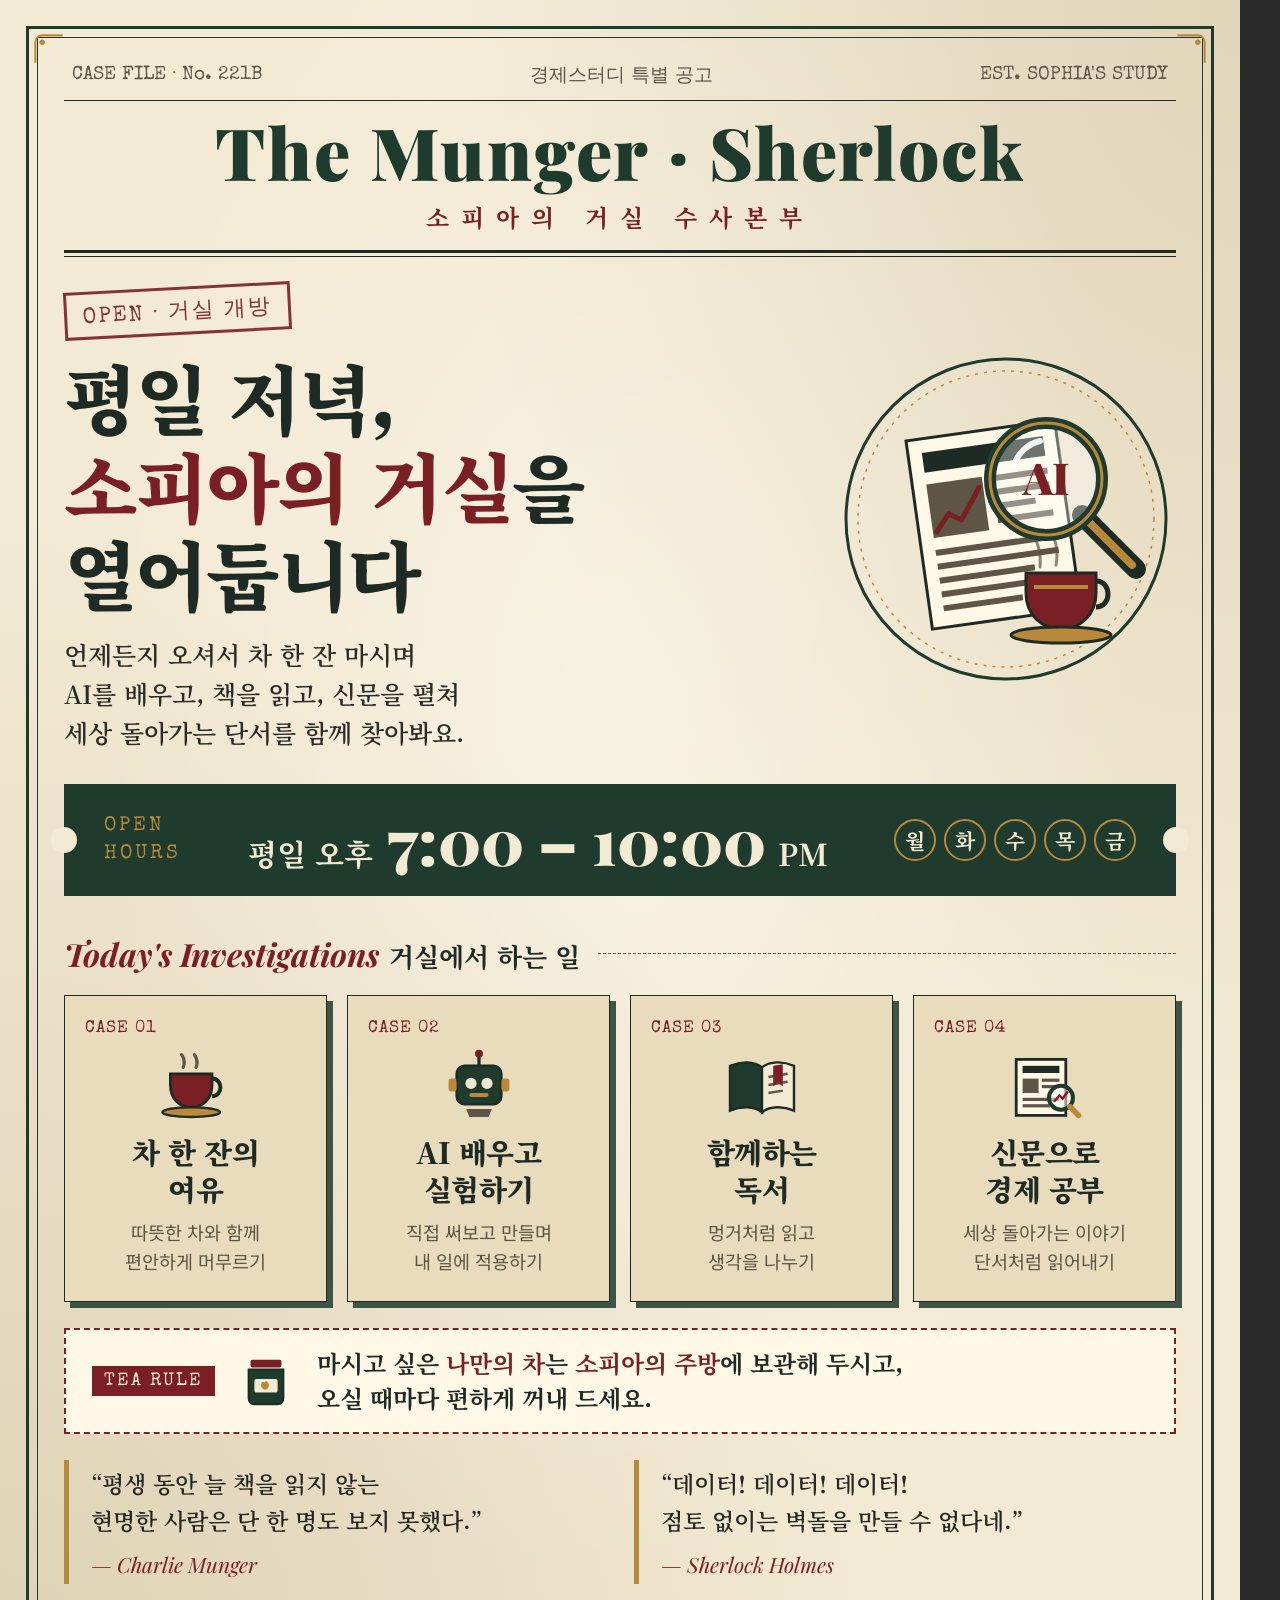
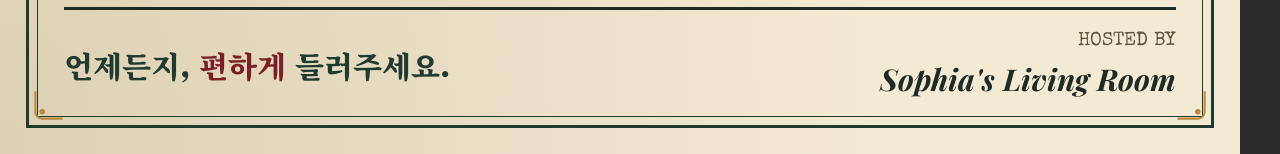
<file: poster/sophia-living-room.html>
<!DOCTYPE html>
<html lang="ko">
<head>
<meta charset="UTF-8">
<title>소피아의 거실</title>
<link href="https://fonts.googleapis.com/css2?family=Noto+Serif+KR:wght@400;600;700;900&family=Noto+Sans+KR:wght@400;500;700&family=Playfair+Display:ital,wght@0,700;0,900;1,400;1,700&family=Special+Elite&display=swap" rel="stylesheet">
<style>
  :root{
    --paper:#F3EAD3; --paper2:#E9DCBC; --ink:#1E2A24; --green:#1F3B2D;
    --burgundy:#7A1F24; --gold:#B8893B; --muted:#5E5546;
  }
  *{box-sizing:border-box;margin:0;padding:0}
  body{background:#2a2a2a}
  .poster{
    width:1240px;height:1754px;position:relative;overflow:hidden;
    background:
      radial-gradient(ellipse at 50% 40%, rgba(255,255,255,.35), transparent 60%),
      radial-gradient(ellipse at 0% 100%, rgba(120,90,40,.18), transparent 50%),
      radial-gradient(ellipse at 100% 0%, rgba(120,90,40,.15), transparent 45%),
      var(--paper);
    color:var(--ink);font-family:'Noto Serif KR',serif;
    padding:56px 64px;
  }
  .frame{position:absolute;inset:26px;border:3px solid var(--green);pointer-events:none}
  .frame::after{content:"";position:absolute;inset:8px;border:1px solid var(--green)}
  .corner{position:absolute;width:30px;height:30px;color:var(--gold)}
  .c1{top:34px;left:34px}.c2{top:34px;right:34px;transform:scaleX(-1)}
  .c3{bottom:34px;left:34px;transform:scaleY(-1)}.c4{bottom:34px;right:34px;transform:scale(-1)}

  /* masthead */
  .topline{display:flex;justify-content:space-between;align-items:center;
    font-family:'Special Elite',monospace;font-size:19px;color:var(--muted);
    padding:6px 8px 12px;border-bottom:1.5px solid var(--ink)}
  .mast{text-align:center;padding:14px 0 6px}
  .mast .eng{font-family:'Playfair Display',serif;font-weight:900;font-size:72px;letter-spacing:2px;color:var(--green);line-height:1}
  .mast .kor{font-size:24px;letter-spacing:12px;color:var(--burgundy);font-weight:700;margin-top:12px}
  .rule{height:7px;border-top:3px solid var(--ink);border-bottom:1px solid var(--ink);margin:10px 0 0}

  /* hero */
  .hero{display:grid;grid-template-columns:1fr 340px;gap:34px;margin-top:30px;align-items:center}
  .stamp{display:inline-block;font-family:'Special Elite',monospace;font-size:22px;color:var(--burgundy);
    border:3px solid var(--burgundy);padding:6px 16px;transform:rotate(-3deg);letter-spacing:2px;opacity:.9}
  h1{font-weight:900;font-size:76px;line-height:1.16;letter-spacing:-2px;margin-top:18px;color:var(--ink)}
  h1 em{font-style:normal;color:var(--burgundy);position:relative}
  h1 em::after{content:"";position:absolute;left:-4px;right:-4px;bottom:6px;height:16px;background:rgba(184,137,59,.35);z-index:-1}
  .lede{font-size:25px;line-height:1.55;margin-top:18px;color:#2b2a25;font-weight:600}

  .emblem{position:relative;width:340px;height:340px}
  .emblem svg{width:100%;height:100%}

  /* time block */
  .time{margin-top:32px;background:var(--green);color:var(--paper);display:grid;grid-template-columns:auto 1fr auto;align-items:center;gap:30px;padding:24px 40px;position:relative}
  .time::before,.time::after{content:"";position:absolute;top:50%;width:26px;height:26px;background:var(--paper);border-radius:50%;transform:translateY(-50%)}
  .time::before{left:-13px}.time::after{right:-13px}
  .time .lbl{font-family:'Special Elite',monospace;font-size:20px;color:var(--gold);letter-spacing:3px;line-height:1.4}
  .time .big{font-family:'Playfair Display',serif;font-weight:900;font-size:64px;letter-spacing:0;text-align:center;line-height:1;white-space:nowrap}
  .time .big small{font-family:'Noto Serif KR',serif;font-size:30px;font-weight:700;margin-right:14px;letter-spacing:0}
  .time .days{display:flex;gap:8px}
  .time .days span{width:42px;height:42px;border:2px solid var(--gold);border-radius:50%;display:flex;align-items:center;justify-content:center;font-size:21px;font-weight:700;color:var(--paper)}

  /* section title */
  .sec{display:flex;align-items:center;gap:18px;margin:36px 0 20px}
  .sec .t{font-family:'Playfair Display',serif;font-style:italic;font-weight:700;font-size:32px;color:var(--burgundy);white-space:nowrap}
  .sec .t b{font-family:'Noto Serif KR',serif;font-style:normal;font-size:26px;color:var(--ink);margin-left:10px}
  .sec .line{flex:1;height:0;border-top:1.5px dashed var(--muted)}

  /* case cards */
  .cases{display:grid;grid-template-columns:repeat(4,1fr);gap:20px}
  .case{background:var(--paper2);border:1.5px solid var(--ink);padding:24px 20px 26px;position:relative;
    box-shadow:6px 6px 0 rgba(31,59,45,.85)}
  .case .no{font-family:'Special Elite',monospace;font-size:17px;color:var(--burgundy);letter-spacing:1px}
  .case .ic{width:80px;height:80px;margin:8px auto 8px}
  .case .ic svg{width:100%;height:100%}
  .case h3{font-size:29px;font-weight:900;text-align:center;line-height:1.3;letter-spacing:-.5px}
  .case p{font-family:'Noto Sans KR',sans-serif;font-size:18.5px;line-height:1.55;text-align:center;color:var(--muted);margin-top:10px}

  /* quotes */
  .quotes{display:grid;grid-template-columns:1fr 1fr;gap:28px;margin-top:26px}
  /* tea note */
  .tea{margin-top:26px;display:flex;align-items:center;gap:22px;padding:16px 26px;background:#fff8e6;
    border:2px dashed var(--burgundy);position:relative}
  .tea .tag{font-family:'Special Elite',monospace;font-size:18px;color:var(--paper);background:var(--burgundy);padding:6px 12px;letter-spacing:2px;white-space:nowrap}
  .tea .ic{width:58px;height:58px;flex-shrink:0}.tea .ic svg{width:100%;height:100%}
  .tea .msg{font-size:24px;font-weight:700;line-height:1.45;color:var(--ink)}
  .tea .msg b{color:var(--burgundy)}
  .q{border-left:5px solid var(--gold);padding:6px 0 6px 22px}
  .q .txt{font-size:23px;line-height:1.6;font-weight:600;color:#26251f}
  .q .who{font-family:'Playfair Display',serif;font-style:italic;font-size:21px;color:var(--burgundy);margin-top:10px}

  /* footer */
  .foot{position:absolute;left:64px;right:64px;bottom:52px;border-top:3px solid var(--ink);padding-top:18px;
    display:flex;justify-content:space-between;align-items:center}
  .foot .invite{font-size:30px;font-weight:900;color:var(--green)}
  .foot .invite span{color:var(--burgundy)}
  .foot .sig{text-align:right;font-family:'Special Elite',monospace;font-size:19px;color:var(--muted);line-height:1.5}
  .foot .sig b{font-family:'Playfair Display',serif;font-style:italic;font-size:30px;color:var(--ink);font-weight:700}
</style>
</head>
<body>
<div class="poster">
  <div class="frame"></div>
  <svg class="corner c1" viewBox="0 0 44 44"><path d="M2 42V12A10 10 0 0 1 12 2h30" fill="none" stroke="currentColor" stroke-width="3"/><circle cx="12" cy="12" r="4" fill="currentColor"/></svg>
  <svg class="corner c2" viewBox="0 0 44 44"><path d="M2 42V12A10 10 0 0 1 12 2h30" fill="none" stroke="currentColor" stroke-width="3"/><circle cx="12" cy="12" r="4" fill="currentColor"/></svg>
  <svg class="corner c3" viewBox="0 0 44 44"><path d="M2 42V12A10 10 0 0 1 12 2h30" fill="none" stroke="currentColor" stroke-width="3"/><circle cx="12" cy="12" r="4" fill="currentColor"/></svg>
  <svg class="corner c4" viewBox="0 0 44 44"><path d="M2 42V12A10 10 0 0 1 12 2h30" fill="none" stroke="currentColor" stroke-width="3"/><circle cx="12" cy="12" r="4" fill="currentColor"/></svg>

  <div class="topline"><span>CASE FILE · No. 221B</span><span>경제스터디 특별 공고</span><span>EST. SOPHIA'S STUDY</span></div>

  <div class="mast">
    <div class="eng">The Munger&nbsp;·&nbsp;Sherlock</div>
    <div class="kor">소피아의 거실 수사본부</div>
  </div>
  <div class="rule"></div>

  <div class="hero">
    <div>
      <span class="stamp">OPEN · 거실 개방</span>
      <h1>평일 저녁,<br><em>소피아의 거실</em>을<br>열어둡니다</h1>
      <p class="lede">언제든지 오셔서 차 한 잔 마시며<br>AI를 배우고, 책을 읽고, 신문을 펼쳐<br>세상 돌아가는 단서를 함께 찾아봐요.</p>
    </div>
    <div class="emblem">
      <!-- 돋보기 + 찻잔 + 신문 엠블럼 -->
      <svg viewBox="0 0 340 340" xmlns="http://www.w3.org/2000/svg">
        <circle cx="170" cy="170" r="160" fill="none" stroke="#1F3B2D" stroke-width="3"/>
        <circle cx="170" cy="170" r="148" fill="none" stroke="#B8893B" stroke-width="1.5" stroke-dasharray="3 6"/>
        <!-- newspaper -->
        <g transform="translate(70 92) rotate(-8)">
          <rect width="150" height="190" fill="#fff8e6" stroke="#1E2A24" stroke-width="3"/>
          <rect x="14" y="14" width="122" height="20" fill="#1E2A24"/>
          <g fill="#5E5546"><rect x="14" y="46" width="56" height="54"/>
          <rect x="80" y="46" width="56" height="6"/><rect x="80" y="60" width="56" height="6"/><rect x="80" y="74" width="40" height="6"/><rect x="80" y="88" width="56" height="6"/>
          <rect x="14" y="112" width="122" height="6"/><rect x="14" y="126" width="122" height="6"/><rect x="14" y="140" width="96" height="6"/><rect x="14" y="154" width="122" height="6"/><rect x="14" y="168" width="80" height="6"/></g>
          <polyline points="18,94 32,78 44,86 66,56" fill="none" stroke="#7A1F24" stroke-width="5" stroke-linecap="round" stroke-linejoin="round"/>
        </g>
        <!-- teacup -->
        <g transform="translate(190 210)">
          <path d="M14 8c0 0 2 -18 -6 -30M30 6c0 0 4 -18 -4 -30" fill="none" stroke="#5E5546" stroke-width="3" stroke-linecap="round" opacity=".7"/>
          <path d="M0 14h70v20c0 22-16 36-35 36S0 56 0 34z" fill="#7A1F24" stroke="#1E2A24" stroke-width="3"/>
          <path d="M70 22c16 0 16 26 0 26" fill="none" stroke="#1E2A24" stroke-width="5"/>
          <ellipse cx="35" cy="76" rx="50" ry="8" fill="#B8893B" stroke="#1E2A24" stroke-width="3"/>
          <rect x="8" y="26" width="54" height="4" fill="#B8893B"/>
        </g>
        <!-- magnifying glass -->
        <g transform="translate(150 70)">
          <line x1="96" y1="96" x2="150" y2="150" stroke="#1E2A24" stroke-width="20" stroke-linecap="round"/>
          <line x1="104" y1="104" x2="146" y2="146" stroke="#B8893B" stroke-width="8" stroke-linecap="round"/>
          <circle cx="60" cy="60" r="56" fill="rgba(255,255,255,.35)" stroke="#1F3B2D" stroke-width="12"/>
          <circle cx="60" cy="60" r="56" fill="none" stroke="#B8893B" stroke-width="3"/>
          <path d="M28 46a36 36 0 0 1 26-24" fill="none" stroke="#fff" stroke-width="6" stroke-linecap="round" opacity=".9"/>
          <text x="60" y="76" text-anchor="middle" font-family="Playfair Display, serif" font-weight="900" font-size="44" fill="#7A1F24">AI</text>
        </g>
      </svg>
    </div>
  </div>

  <div class="time">
    <div class="lbl">OPEN<br>HOURS</div>
    <div class="big"><small>평일 오후</small>7:00 – 10:00<small style="margin:0 0 0 12px">PM</small></div>
    <div class="days"><span>월</span><span>화</span><span>수</span><span>목</span><span>금</span></div>
  </div>

  <div class="sec"><span class="t">Today's Investigations<b>거실에서 하는 일</b></span><span class="line"></span></div>

  <div class="cases">
    <div class="case">
      <div class="no">CASE 01</div>
      <div class="ic"><svg viewBox="0 0 100 100"><path d="M34 28c0 0 4-8-2-16M50 28c0 0 4-8-2-16" fill="none" stroke="#5E5546" stroke-width="4" stroke-linecap="round"/><path d="M18 36h52v14c0 18-12 28-26 28S18 68 18 50z" fill="#7A1F24" stroke="#1E2A24" stroke-width="3.5"/><path d="M70 42c14 0 14 22 0 22" fill="none" stroke="#1E2A24" stroke-width="5"/><ellipse cx="44" cy="84" rx="36" ry="6" fill="#B8893B" stroke="#1E2A24" stroke-width="3"/></svg></div>
      <h3>차 한 잔의<br>여유</h3>
      <p>따뜻한 차와 함께<br>편안하게 머무르기</p>
    </div>
    <div class="case">
      <div class="no">CASE 02</div>
      <div class="ic"><svg viewBox="0 0 100 100"><rect x="22" y="26" width="56" height="48" rx="10" fill="#1F3B2D" stroke="#1E2A24" stroke-width="3"/><circle cx="40" cy="48" r="7" fill="#F3EAD3"/><circle cx="60" cy="48" r="7" fill="#F3EAD3"/><rect x="38" y="60" width="24" height="5" rx="2.5" fill="#B8893B"/><line x1="50" y1="26" x2="50" y2="14" stroke="#1E2A24" stroke-width="4"/><circle cx="50" cy="11" r="5" fill="#7A1F24"/><rect x="12" y="42" width="10" height="16" rx="3" fill="#B8893B"/><rect x="78" y="42" width="10" height="16" rx="3" fill="#B8893B"/><path d="M34 80h32l-4 10H38z" fill="#5E5546"/></svg></div>
      <h3>AI 배우고<br>실험하기</h3>
      <p>직접 써보고 만들며<br>내 일에 적용하기</p>
    </div>
    <div class="case">
      <div class="no">CASE 03</div>
      <div class="ic"><svg viewBox="0 0 100 100"><path d="M10 26c14-6 30-6 40 2v56c-10-8-26-8-40-2z" fill="#1F3B2D" stroke="#1E2A24" stroke-width="3"/><path d="M90 26c-14-6-30-6-40 2v56c10-8 26-8 40-2z" fill="#F3EAD3" stroke="#1E2A24" stroke-width="3"/><g stroke="#5E5546" stroke-width="3"><line x1="58" y1="40" x2="82" y2="36"/><line x1="58" y1="50" x2="82" y2="46"/><line x1="58" y1="60" x2="76" y2="57"/></g><path d="M64 26v26l6-5 6 5V24" fill="#7A1F24"/></svg></div>
      <h3>함께하는<br>독서</h3>
      <p>멍거처럼 읽고<br>생각을 나누기</p>
    </div>
    <div class="case">
      <div class="no">CASE 04</div>
      <div class="ic"><svg viewBox="0 0 100 100"><rect x="14" y="18" width="62" height="70" fill="#fff8e6" stroke="#1E2A24" stroke-width="3.5"/><rect x="22" y="26" width="46" height="9" fill="#1E2A24"/><g fill="#5E5546"><rect x="22" y="42" width="20" height="18"/><rect x="46" y="42" width="22" height="4"/><rect x="46" y="50" width="22" height="4"/><rect x="22" y="66" width="46" height="4"/><rect x="22" y="74" width="34" height="4"/></g><circle cx="70" cy="66" r="15" fill="rgba(255,255,255,.5)" stroke="#1F3B2D" stroke-width="5"/><line x1="81" y1="77" x2="92" y2="88" stroke="#B8893B" stroke-width="7" stroke-linecap="round"/><polyline points="62,70 68,63 72,67 78,59" fill="none" stroke="#7A1F24" stroke-width="3" stroke-linecap="round"/></svg></div>
      <h3>신문으로<br>경제 공부</h3>
      <p>세상 돌아가는 이야기<br>단서처럼 읽어내기</p>
    </div>
  </div>

  <div class="tea">
    <span class="tag">TEA RULE</span>
    <div class="ic"><svg viewBox="0 0 60 60"><rect x="14" y="8" width="32" height="8" rx="2" fill="#7A1F24"/><path d="M12 18h36v30a6 6 0 0 1-6 6H18a6 6 0 0 1-6-6z" fill="#1F3B2D" stroke="#1E2A24" stroke-width="2"/><rect x="18" y="28" width="24" height="14" rx="2" fill="#F3EAD3"/><path d="M26 31c-3 4 0 8 4 8 4-2 4-7 0-9-1 2-3 1-4 1z" fill="#B8893B"/></svg></div>
    <div class="msg">마시고 싶은 <b>나만의 차</b>는 <b>소피아의 주방</b>에 보관해 두시고,<br>오실 때마다 편하게 꺼내 드세요.</div>
  </div>

  <div class="quotes">
    <div class="q">
      <div class="txt">“평생 동안 늘 책을 읽지 않는<br>현명한 사람은 단 한 명도 보지 못했다.”</div>
      <div class="who">— Charlie Munger</div>
    </div>
    <div class="q">
      <div class="txt">“데이터! 데이터! 데이터!<br>점토 없이는 벽돌을 만들 수 없다네.”</div>
      <div class="who">— Sherlock Holmes</div>
    </div>
  </div>

  <div class="foot">
    <div class="invite">언제든지, <span>편하게</span> 들러주세요.</div>
    <div class="sig">HOSTED BY<br><b>Sophia's Living Room</b></div>
  </div>
</div>
</body>
</html>
</file>
<file: style.css>
/* ===== 기본 설정 ===== */
*, *::before, *::after { box-sizing: border-box; margin: 0; padding: 0; }

:root {
  --blue: #1565C0;
  --blue-light: #1E88E5;
  --blue-dark: #0D47A1;
  --white: #ffffff;
  --gray-light: #f4f8ff;
  --gray: #666;
  --radius: 12px;
}

body {
  font-family: 'Segoe UI', Arial, sans-serif;
  color: #222;
  background: var(--white);
}

a { text-decoration: none; color: inherit; }

.container {
  max-width: 1100px;
  margin: 0 auto;
  padding: 0 20px;
}

/* ===== 헤더 ===== */
.header {
  background: var(--white);
  border-bottom: 2px solid var(--blue);
  position: sticky;
  top: 0;
  z-index: 100;
  box-shadow: 0 2px 12px rgba(21,101,192,0.1);
}

.header-inner {
  display: flex;
  align-items: center;
  justify-content: space-between;
  padding: 14px 20px;
  gap: 20px;
}

.logo {
  display: flex;
  align-items: center;
  gap: 10px;
}

.logo-rk {
  font-size: 2.2rem;
  font-weight: 900;
  color: var(--blue);
  border: 3px solid var(--blue);
  padding: 2px 10px;
  border-radius: 6px;
  line-height: 1;
}

.logo-text {
  display: flex;
  flex-direction: column;
  line-height: 1.2;
  font-size: 0.75rem;
  color: var(--blue-dark);
}

.logo-text strong {
  font-size: 1rem;
  letter-spacing: 2px;
}

.nav {
  display: flex;
  gap: 24px;
  font-size: 0.9rem;
  font-weight: 600;
}

.nav a {
  color: var(--blue-dark);
  transition: color 0.2s;
}

.nav a:hover { color: var(--blue-light); }

.emergency-badge {
  background: var(--blue-dark);
  color: var(--white);
  border-radius: 50px;
  padding: 8px 16px;
  text-align: center;
  font-size: 0.7rem;
  line-height: 1.3;
}

.badge-time {
  display: block;
  font-size: 1.2rem;
  font-weight: 900;
}

/* ===== 히어로 ===== */
.hero {
  background: linear-gradient(135deg, #e8f0fe 0%, #bbdefb 60%, #ffffff 100%);
  padding: 80px 0 60px;
}

.hero-inner {
  display: flex;
  align-items: center;
  justify-content: space-between;
  gap: 40px;
}

.hero-text { flex: 1; }

.hero-sub {
  font-size: 0.85rem;
  color: var(--gray);
  text-transform: uppercase;
  letter-spacing: 2px;
  margin-bottom: 12px;
}

.hero-title {
  font-size: 3rem;
  font-weight: 900;
  line-height: 1.1;
  color: #111;
  margin-bottom: 16px;
}

.hero-title .highlight { color: var(--blue); }

.hero-desc {
  font-size: 1.05rem;
  color: var(--gray);
  margin-bottom: 24px;
}

.hero-desc em { color: var(--blue-light); font-style: italic; }

.hero-features {
  display: flex;
  align-items: center;
  gap: 8px;
  font-size: 0.8rem;
  font-weight: 700;
  color: var(--blue-dark);
  letter-spacing: 1px;
  margin-bottom: 32px;
  flex-wrap: wrap;
}

.divider { color: var(--blue-light); }

.btn-primary {
  display: inline-block;
  background: var(--blue);
  color: var(--white);
  padding: 14px 36px;
  border-radius: 50px;
  font-size: 1rem;
  font-weight: 700;
  border: none;
  cursor: pointer;
  transition: background 0.2s, transform 0.1s;
  box-shadow: 0 4px 15px rgba(21,101,192,0.3);
}

.btn-primary:hover {
  background: var(--blue-dark);
  transform: translateY(-2px);
}

.hero-image {
  flex: 0 0 280px;
  position: relative;
  display: flex;
  align-items: center;
  justify-content: center;
}

.doctor-card {
  background: var(--white);
  border-radius: var(--radius);
  padding: 40px 50px;
  text-align: center;
  box-shadow: 0 8px 32px rgba(21,101,192,0.15);
  border: 2px solid #e3eeff;
}

.doctor-icon { font-size: 5rem; margin-bottom: 12px; }
.doctor-name { font-weight: 700; color: var(--blue-dark); font-size: 1rem; }
.doctor-sub { font-size: 0.8rem; color: var(--gray); }

.icu-badge {
  position: absolute;
  top: 10px;
  right: 10px;
  background: var(--blue);
  color: var(--white);
  font-size: 0.75rem;
  font-weight: 900;
  padding: 4px 10px;
  border-radius: 4px;
  letter-spacing: 2px;
}

/* ===== 응급 섹션 ===== */
.emergency {
  background: var(--blue-dark);
  padding: 30px 0;
}

.emergency-box {
  display: flex;
  align-items: center;
  gap: 24px;
  color: var(--white);
  border: 2px solid rgba(255,255,255,0.3);
  border-radius: var(--radius);
  padding: 24px 36px;
}

.emergency-icon { font-size: 2.5rem; }

.emergency-box h2 {
  font-size: 1.4rem;
  font-weight: 900;
  letter-spacing: 1px;
}

.emergency-box p {
  font-size: 0.85rem;
  opacity: 0.8;
  margin-top: 4px;
}

.emergency-time {
  margin-left: auto;
  font-size: 3rem;
  font-weight: 900;
  color: #FFD740;
}

/* ===== 진료과목 ===== */
.specialities {
  padding: 70px 0;
  background: var(--gray-light);
}

.section-title {
  text-align: center;
  font-size: 1.5rem;
  font-weight: 900;
  color: var(--white);
  background: var(--blue-dark);
  display: inline-block;
  padding: 10px 36px;
  border-radius: 50px;
  margin: 0 auto 48px;
  display: flex;
  align-items: center;
  justify-content: center;
  letter-spacing: 3px;
}

.specialities-grid {
  display: grid;
  grid-template-columns: repeat(5, 1fr);
  gap: 20px;
}

.spec-card {
  background: var(--white);
  border-radius: var(--radius);
  padding: 28px 18px;
  text-align: center;
  box-shadow: 0 4px 16px rgba(21,101,192,0.08);
  border: 1px solid #e0eaff;
  transition: transform 0.2s, box-shadow 0.2s;
}

.spec-card:hover {
  transform: translateY(-4px);
  box-shadow: 0 8px 24px rgba(21,101,192,0.18);
}

.spec-icon {
  font-size: 2.5rem;
  margin-bottom: 14px;
  display: block;
  background: #e8f0fe;
  width: 64px;
  height: 64px;
  line-height: 64px;
  border-radius: 50%;
  margin: 0 auto 14px;
  text-align: center;
}

.spec-card h3 {
  font-size: 0.8rem;
  font-weight: 800;
  color: var(--blue-dark);
  letter-spacing: 1px;
  margin-bottom: 8px;
}

.spec-card p {
  font-size: 0.78rem;
  color: var(--gray);
  line-height: 1.4;
}

/* ===== 예약 섹션 ===== */
.appointment {
  padding: 70px 0;
  background: var(--white);
}

.appointment-box {
  display: flex;
  align-items: center;
  gap: 20px;
  background: var(--blue);
  color: var(--white);
  border-radius: var(--radius);
  padding: 24px 36px;
  margin-bottom: 36px;
}

.appt-icon { font-size: 2.5rem; }

.appointment-box h2 {
  font-size: 1.5rem;
  font-weight: 900;
  letter-spacing: 2px;
}

.appointment-box p {
  font-size: 0.85rem;
  opacity: 0.85;
  margin-top: 4px;
}

.appt-form {
  display: grid;
  grid-template-columns: repeat(2, 1fr);
  gap: 16px;
  max-width: 700px;
  margin: 0 auto;
}

.appt-form input,
.appt-form select {
  padding: 14px 18px;
  border: 2px solid #d0deff;
  border-radius: 8px;
  font-size: 0.95rem;
  outline: none;
  transition: border-color 0.2s;
}

.appt-form input:focus,
.appt-form select:focus {
  border-color: var(--blue-light);
}

.appt-form button {
  grid-column: span 2;
}

/* ===== 소개 섹션 ===== */
.about {
  padding: 70px 0;
  background: var(--gray-light);
}

.about-grid {
  display: grid;
  grid-template-columns: 1fr 1fr;
  gap: 60px;
  align-items: center;
}

.about-text h2 {
  font-size: 1.8rem;
  font-weight: 900;
  color: var(--blue-dark);
  margin-bottom: 24px;
}

.about-text ul {
  list-style: none;
  display: flex;
  flex-direction: column;
  gap: 14px;
}

.about-text li {
  font-size: 1rem;
  color: #333;
  padding: 12px 16px;
  background: var(--white);
  border-radius: 8px;
  border-left: 4px solid var(--blue);
  box-shadow: 0 2px 8px rgba(21,101,192,0.06);
}

.about-stats {
  display: grid;
  grid-template-columns: repeat(3, 1fr);
  gap: 20px;
}

.stat {
  background: var(--blue);
  color: var(--white);
  border-radius: var(--radius);
  padding: 28px 16px;
  text-align: center;
  box-shadow: 0 6px 20px rgba(21,101,192,0.25);
}

.stat-num {
  display: block;
  font-size: 2rem;
  font-weight: 900;
  margin-bottom: 6px;
}

.stat-label {
  font-size: 0.78rem;
  opacity: 0.85;
}

/* ===== 푸터 ===== */
.footer {
  background: #0a2a6e;
  color: var(--white);
  padding: 50px 0 0;
}

.footer-inner {
  display: grid;
  grid-template-columns: repeat(3, 1fr);
  gap: 40px;
  padding-bottom: 40px;
  border-bottom: 1px solid rgba(255,255,255,0.15);
}

.footer-col h4 {
  font-size: 0.95rem;
  font-weight: 800;
  letter-spacing: 1px;
  margin-bottom: 10px;
  color: #90CAF9;
}

.footer-col p {
  font-size: 0.85rem;
  opacity: 0.8;
  line-height: 1.6;
}

.footer-tags {
  display: flex;
  flex-wrap: wrap;
  gap: 8px;
  margin-top: 12px;
}

.footer-tags span {
  background: rgba(255,255,255,0.1);
  border: 1px solid rgba(255,255,255,0.2);
  border-radius: 50px;
  padding: 4px 12px;
  font-size: 0.72rem;
}

.footer-bottom {
  text-align: center;
  padding: 16px;
  font-size: 0.78rem;
  opacity: 0.5;
}

/* ===== 반응형 ===== */
@media (max-width: 900px) {
  .specialities-grid { grid-template-columns: repeat(3, 1fr); }
  .hero-inner { flex-direction: column; }
  .about-grid { grid-template-columns: 1fr; gap: 30px; }
  .footer-inner { grid-template-columns: 1fr; }
  .nav { display: none; }
}

@media (max-width: 600px) {
  .hero-title { font-size: 2rem; }
  .specialities-grid { grid-template-columns: repeat(2, 1fr); }
  .appt-form { grid-template-columns: 1fr; }
  .appt-form button { grid-column: span 1; }
  .about-stats { grid-template-columns: 1fr; }
}
</file>
